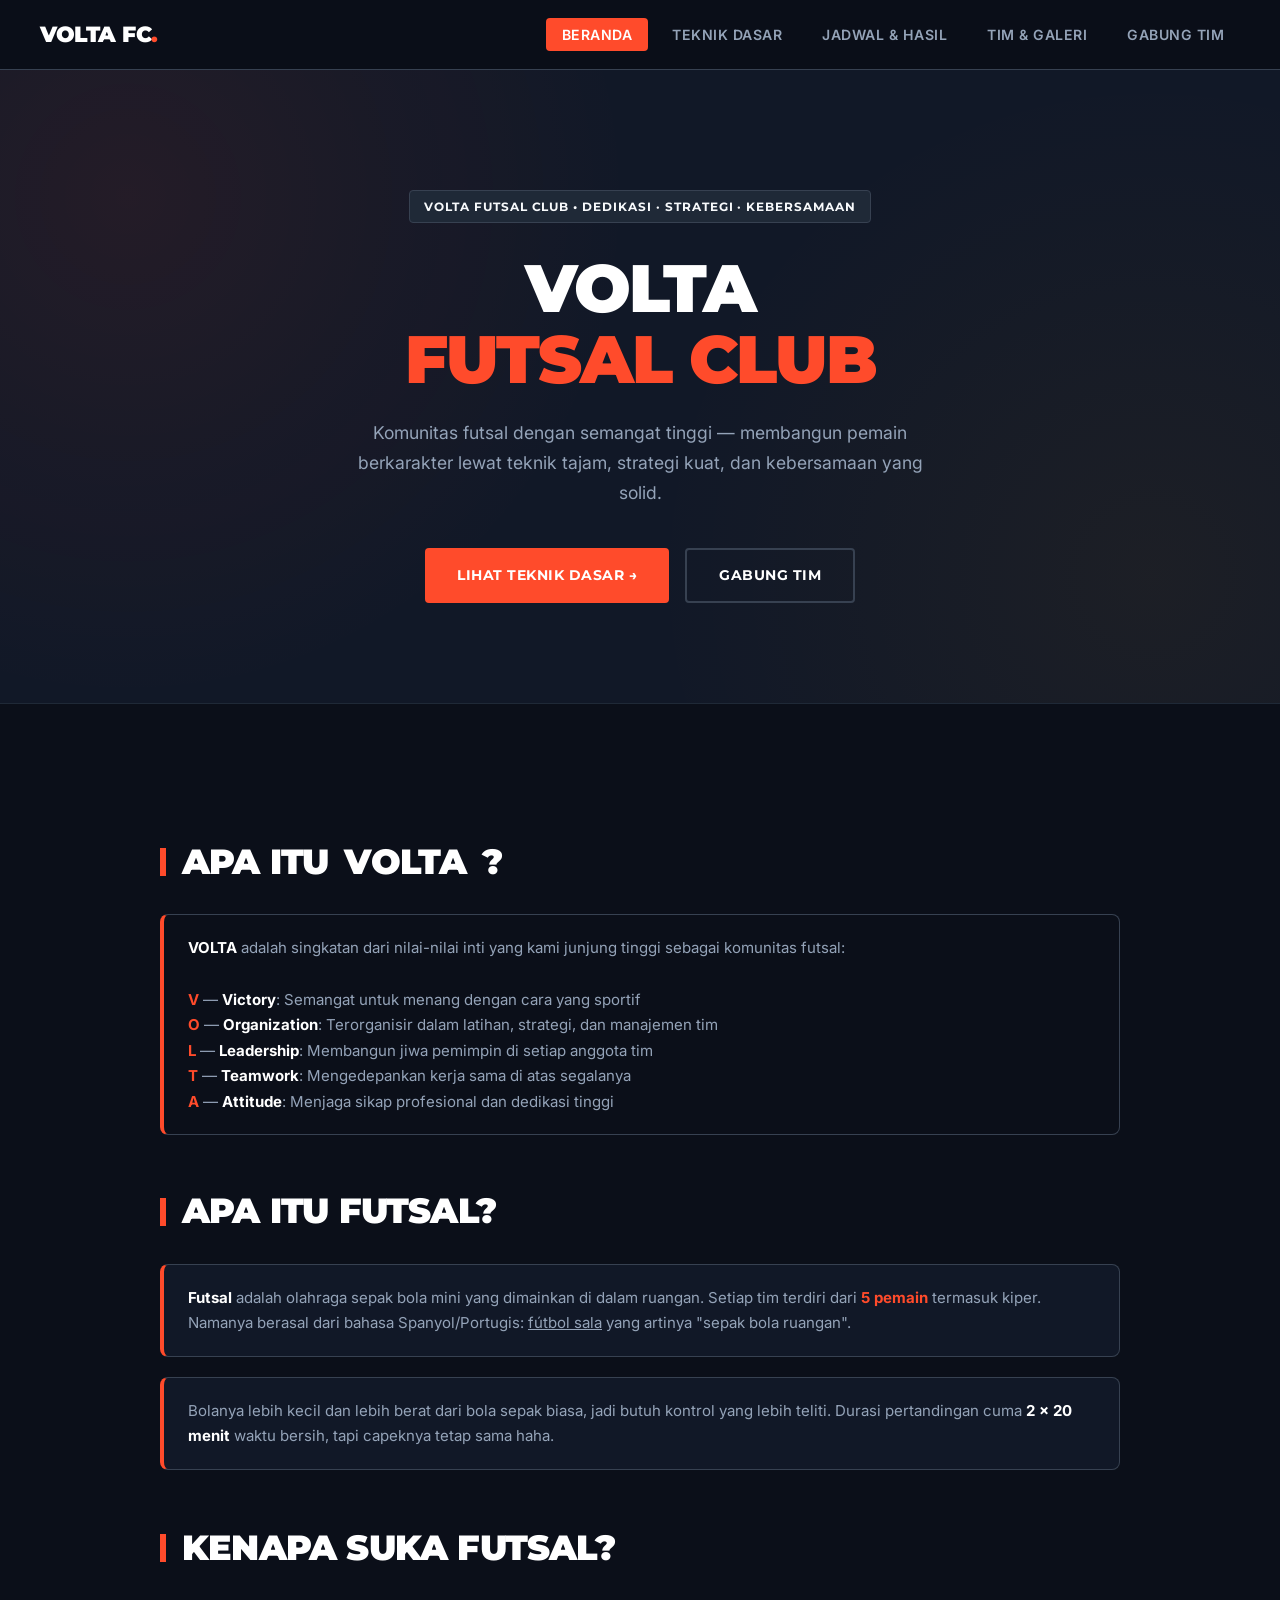
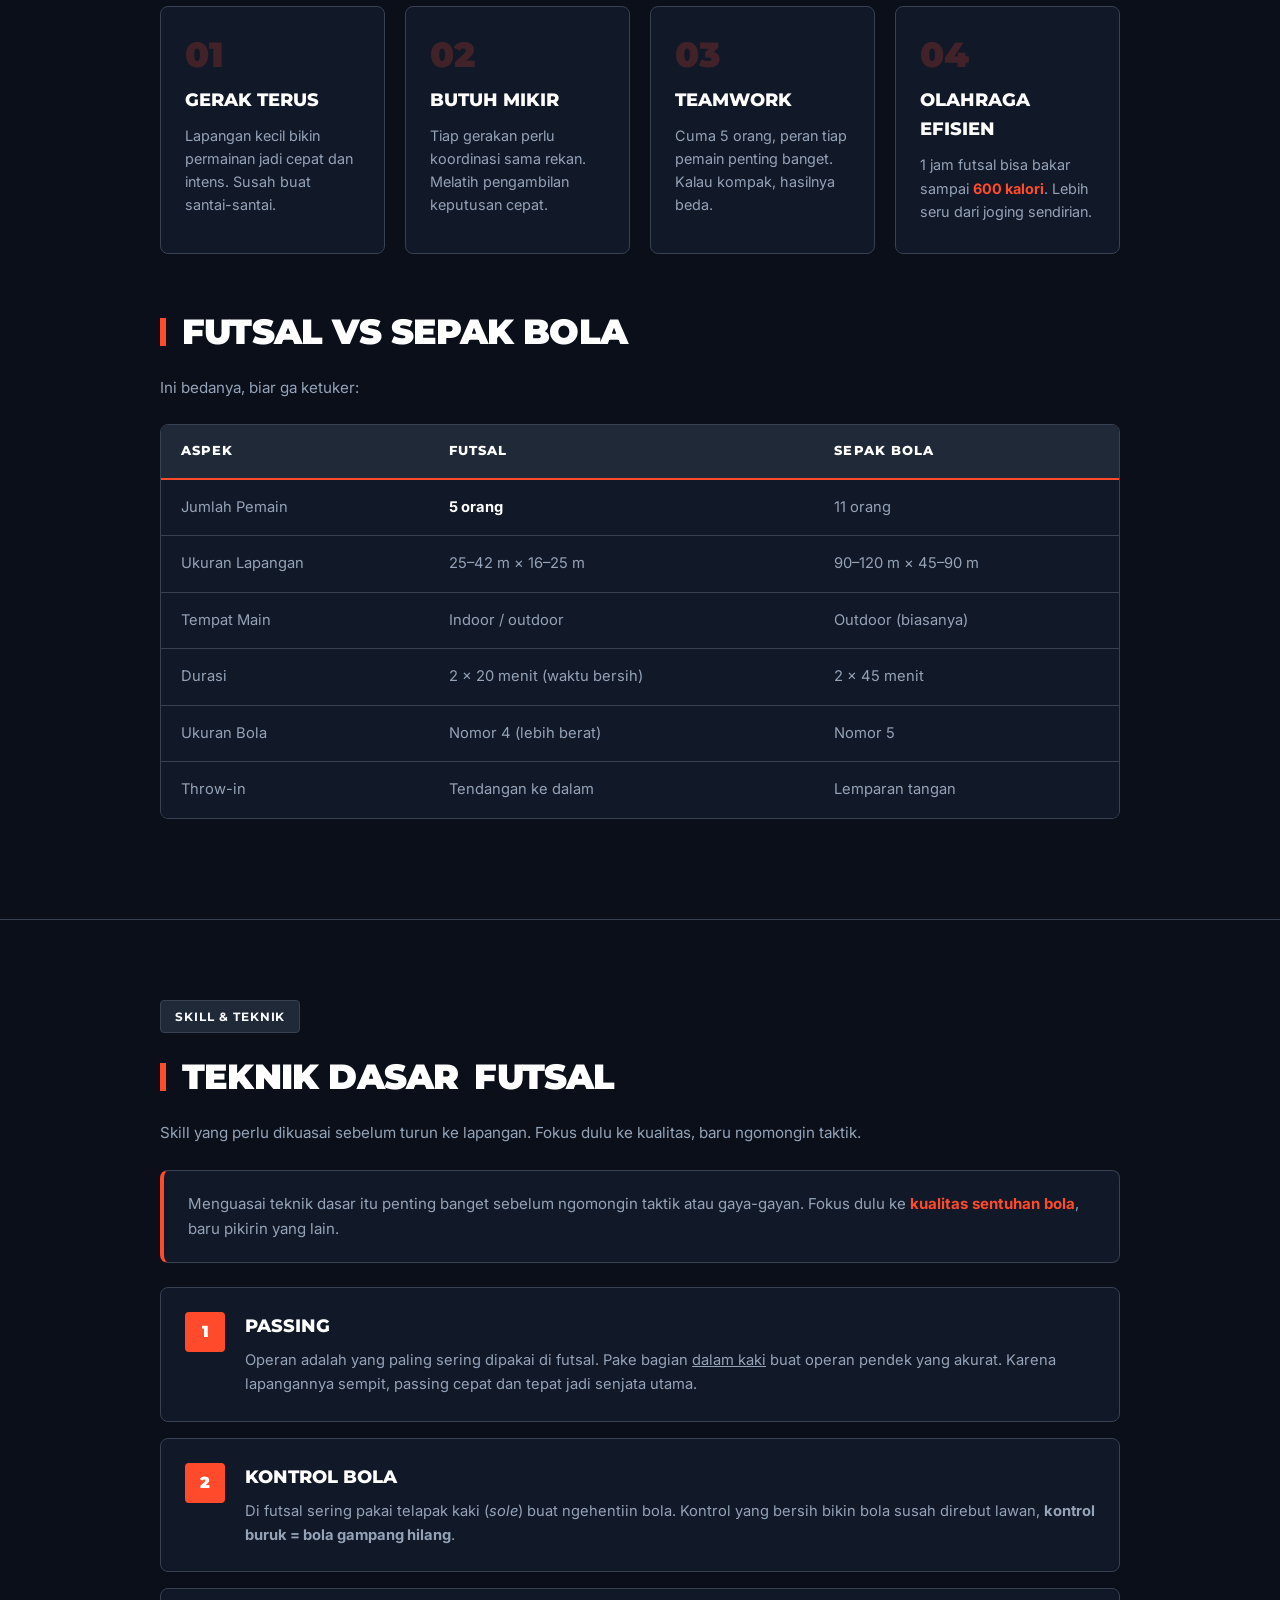
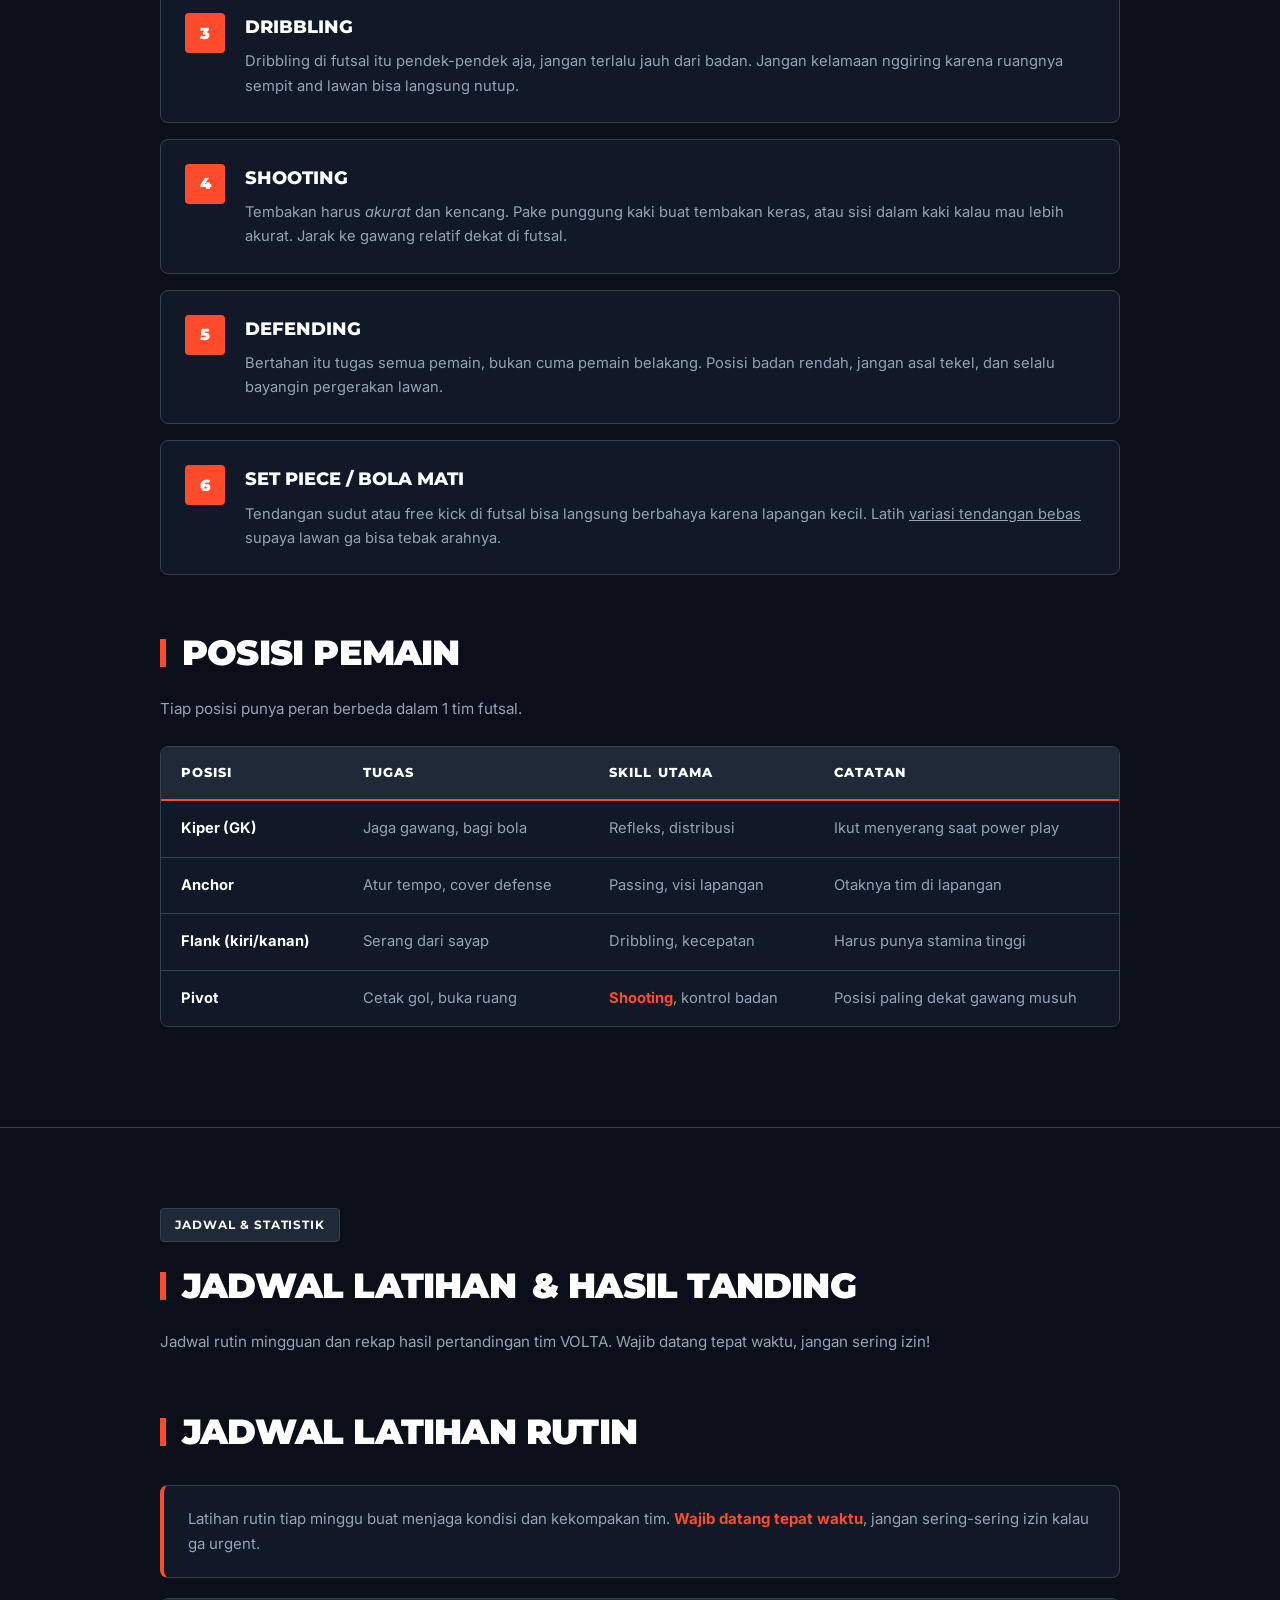
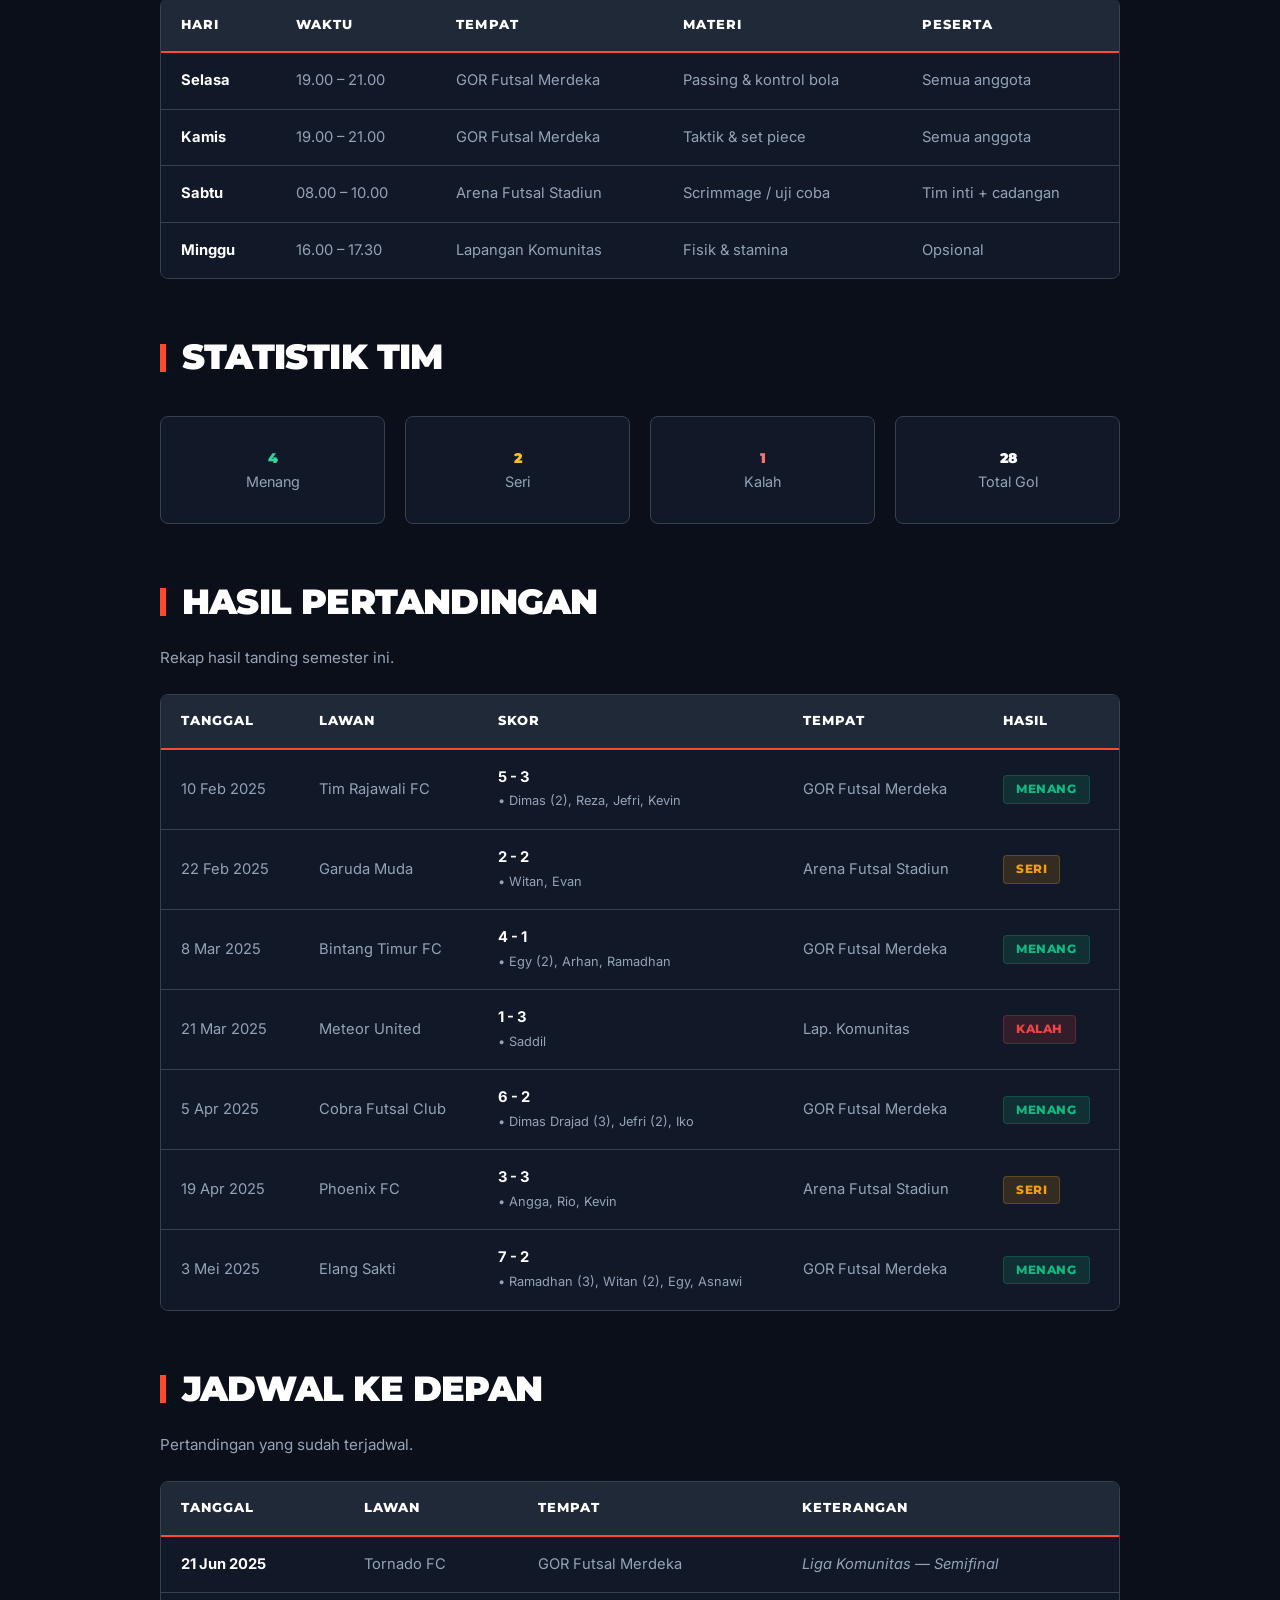
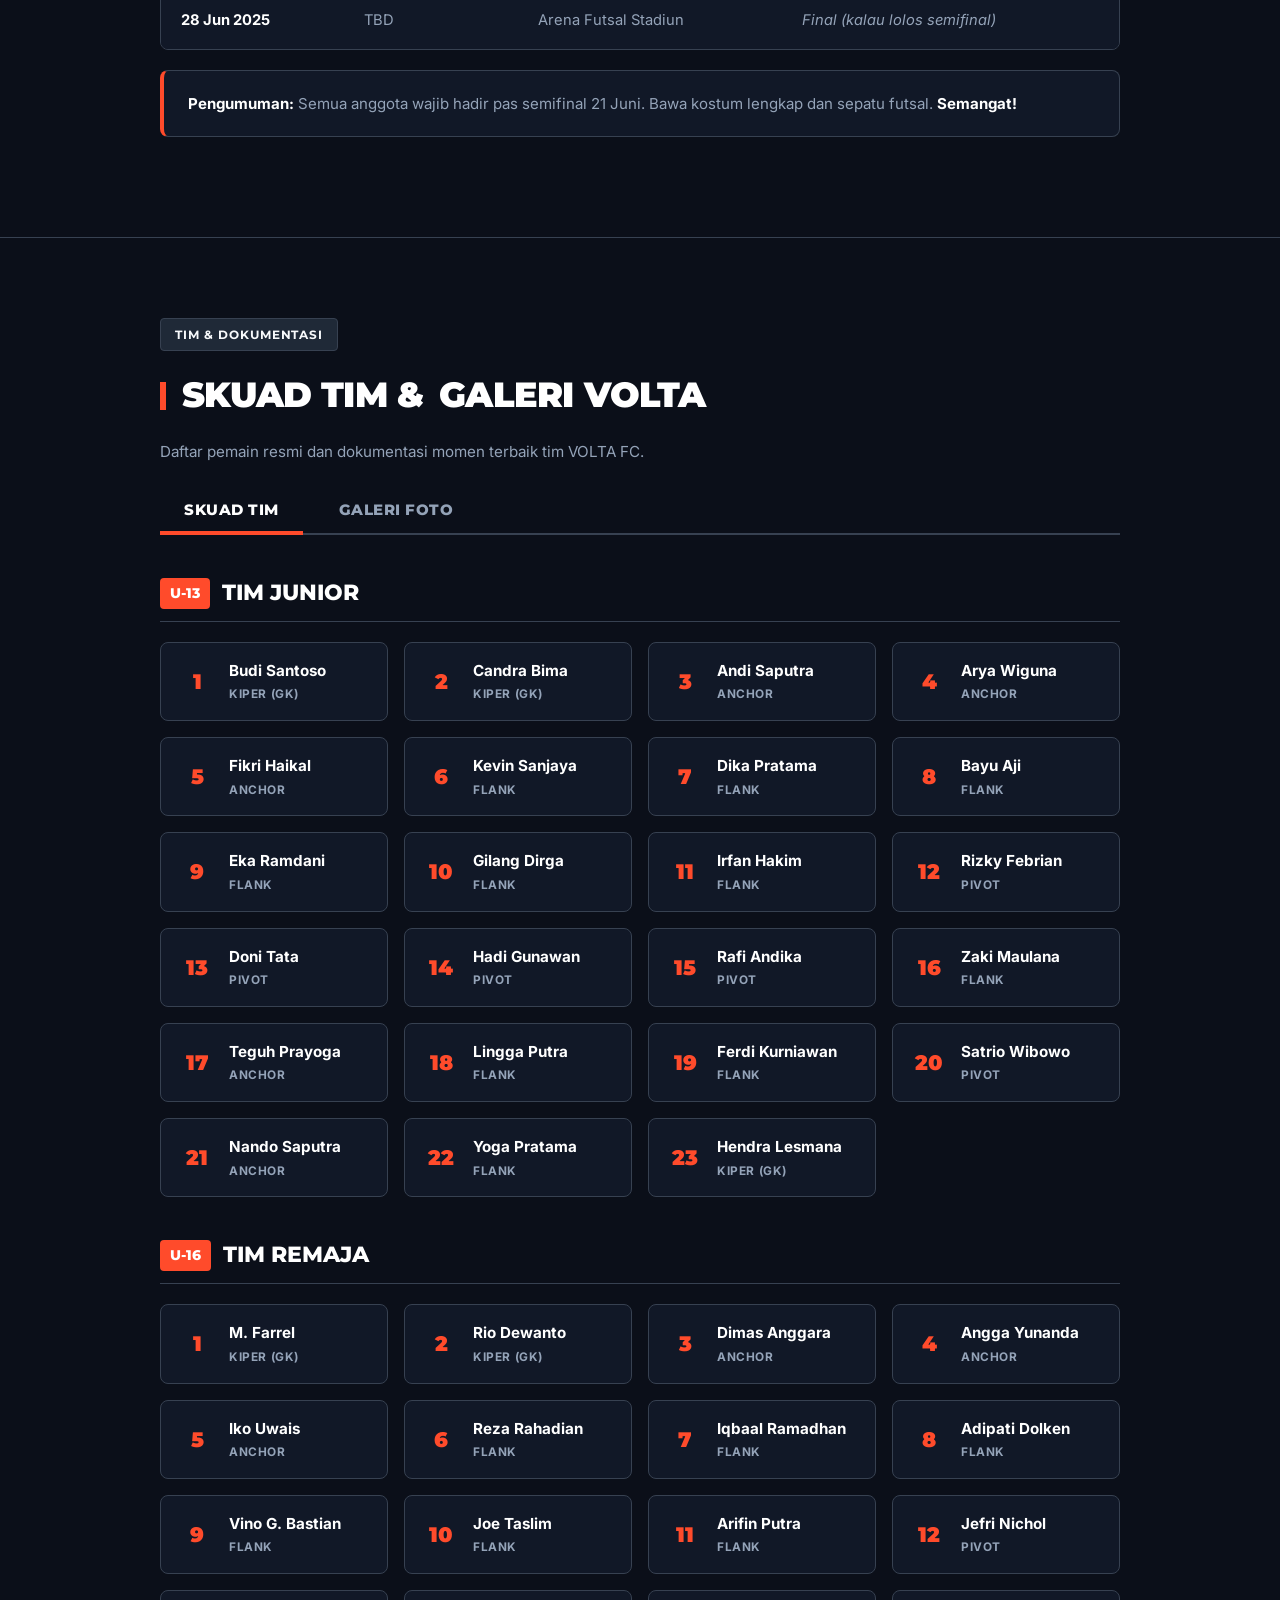
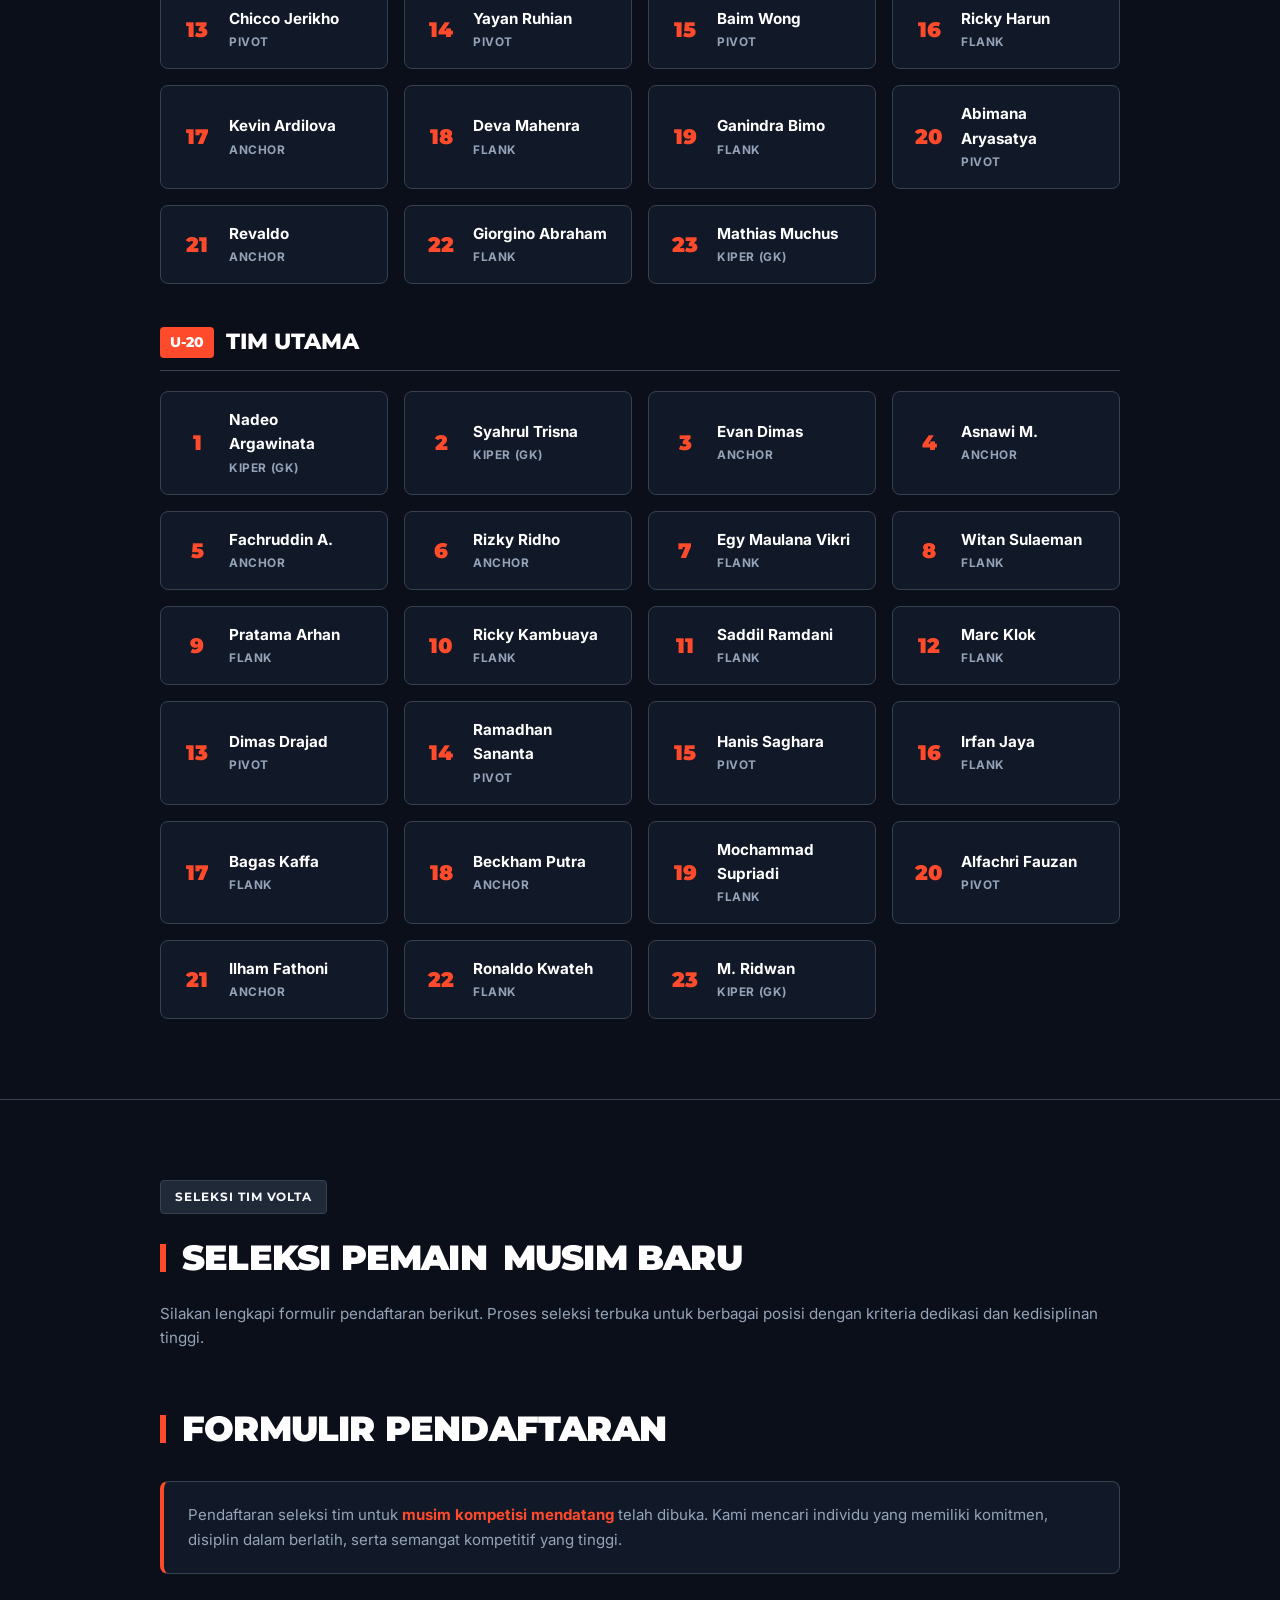
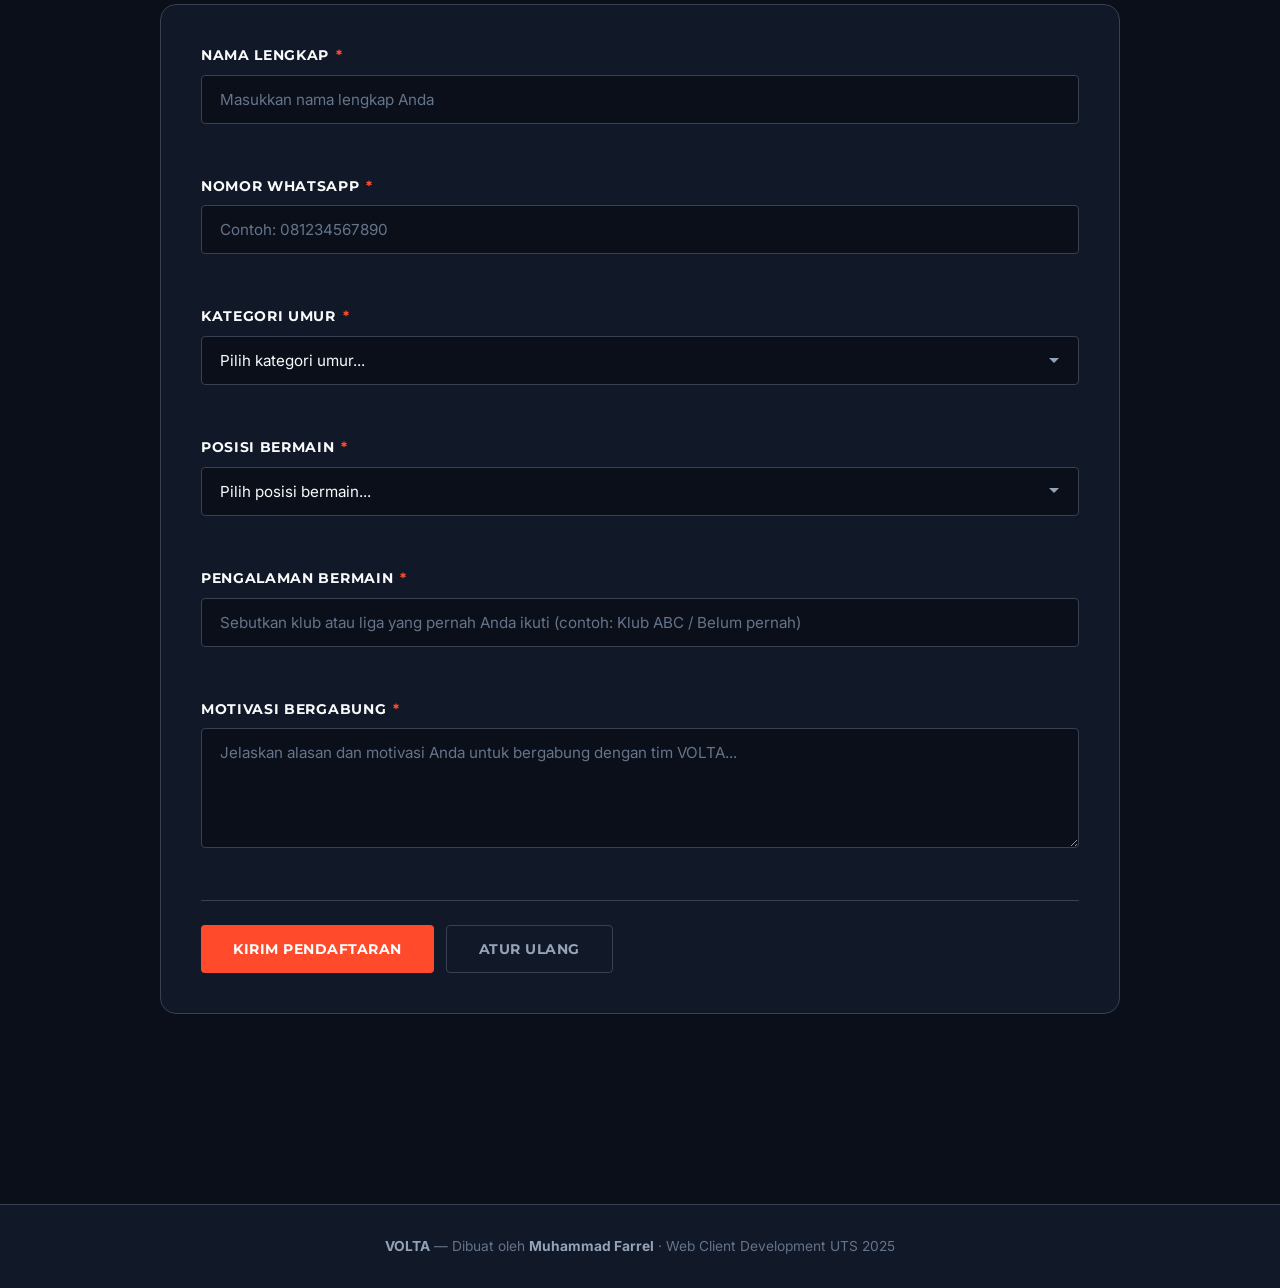
<file: index.html>
<!DOCTYPE html>
<html lang="id">
<head>
  <meta charset="UTF-8" />
  <meta name="viewport" content="width=device-width, initial-scale=1.0" />
  <title>VOLTA — Komunitas Futsal Modern</title>
  <meta name="description" content="VOLTA — komunitas futsal penuh energi. Revolusi cara main futsal: teknik tajam, strategi kuat, satu tim satu tujuan.">
  <link rel="stylesheet" href="style.css" />
</head>
<body>

  <nav id="main-nav">
    <a href="#beranda" class="nav-brand">VOLTA FC</a>
    <ul class="nav-links">
      <li><a href="#beranda" class="active">Beranda</a></li>
      <li><a href="#teknik">Teknik Dasar</a></li>
      <li><a href="#jadwal">Jadwal &amp; Hasil</a></li>
      <li><a href="#tim">Tim &amp; Galeri</a></li>
      <li><a href="#gabung">Gabung Tim</a></li>
    </ul>
  </nav>

  <!-- BERANDA -->
  <span class="section-anchor" id="beranda"></span>
  <div class="hero">
    <div class="hero-inner">
      <div class="hero-badge">VOLTA FUTSAL CLUB &bull; DEDIKASI &middot; STRATEGI &middot; KEBERSAMAAN</div>
      <h1>VOLTA<br><span class="gradient-text">Futsal Club</span></h1>
      <p>Komunitas futsal dengan semangat tinggi — membangun pemain berkarakter lewat teknik tajam, strategi kuat, dan kebersamaan yang solid.</p>
      <div class="hero-actions">
        <a href="#teknik" class="btn">Lihat Teknik Dasar &rarr;</a>
        <a href="#gabung" class="btn-ghost">Gabung Tim</a>
      </div>
    </div>
  </div>

  <div class="section">
    <h2 class="reveal">Apa Itu <span class="gradient-text">VOLTA</span>?</h2>
    <div class="info-box reveal" style="border-left: 4px solid var(--primary); background: linear-gradient(135deg, var(--bg-secondary), var(--bg-card));">
      <strong>VOLTA</strong> adalah singkatan dari nilai-nilai inti yang kami junjung tinggi sebagai komunitas futsal:
      <br><br>
      <span class="highlight">V</span> &mdash; <strong>Victory</strong>: Semangat untuk menang dengan cara yang sportif<br>
      <span class="highlight">O</span> &mdash; <strong>Organization</strong>: Terorganisir dalam latihan, strategi, dan manajemen tim<br>
      <span class="highlight">L</span> &mdash; <strong>Leadership</strong>: Membangun jiwa pemimpin di setiap anggota tim<br>
      <span class="highlight">T</span> &mdash; <strong>Teamwork</strong>: Mengedepankan kerja sama di atas segalanya<br>
      <span class="highlight">A</span> &mdash; <strong>Attitude</strong>: Menjaga sikap profesional dan dedikasi tinggi
    </div>
    <h2 class="reveal" style="margin-top: 48px;">Apa Itu Futsal?</h2>
    <div class="info-box reveal">
      <strong>Futsal</strong> adalah olahraga sepak bola mini yang dimainkan di dalam ruangan.
      Setiap tim terdiri dari <span class="highlight">5 pemain</span> termasuk kiper.
      Namanya berasal dari bahasa Spanyol/Portugis: <u>f&uacute;tbol sala</u> yang artinya "sepak bola ruangan".
    </div>
    <div class="info-box reveal">
      Bolanya lebih kecil dan lebih berat dari bola sepak biasa, jadi butuh kontrol yang lebih teliti.
      Durasi pertandingan cuma <strong>2 x 20 menit</strong> waktu bersih, tapi capeknya tetap sama haha.
    </div>
    <h2 class="reveal">Kenapa Suka Futsal?</h2>
    <div class="card-grid reveal-stagger">
      <div class="card"><div class="card-badge-num">01</div><h3>Gerak Terus</h3><p>Lapangan kecil bikin permainan jadi cepat dan intens. Susah buat santai-santai.</p></div>
      <div class="card"><div class="card-badge-num">02</div><h3>Butuh Mikir</h3><p>Tiap gerakan perlu koordinasi sama rekan. Melatih pengambilan keputusan cepat.</p></div>
      <div class="card"><div class="card-badge-num">03</div><h3>Teamwork</h3><p>Cuma 5 orang, peran tiap pemain penting banget. Kalau kompak, hasilnya beda.</p></div>
      <div class="card"><div class="card-badge-num">04</div><h3>Olahraga Efisien</h3><p>1 jam futsal bisa bakar sampai <span class="highlight">600 kalori</span>. Lebih seru dari joging sendirian.</p></div>
    </div>
    <h2 class="reveal">Futsal vs Sepak Bola</h2>
    <p class="form-intro reveal">Ini bedanya, biar ga ketuker:</p>
    <div class="table-wrapper reveal">
      <table>
        <thead><tr><th>Aspek</th><th>Futsal</th><th>Sepak Bola</th></tr></thead>
        <tbody>
          <tr><td>Jumlah Pemain</td><td><strong>5 orang</strong></td><td>11 orang</td></tr>
          <tr><td>Ukuran Lapangan</td><td>25&ndash;42 m &times; 16&ndash;25 m</td><td>90&ndash;120 m &times; 45&ndash;90 m</td></tr>
          <tr><td>Tempat Main</td><td>Indoor / outdoor</td><td>Outdoor (biasanya)</td></tr>
          <tr><td>Durasi</td><td>2 &times; 20 menit (waktu bersih)</td><td>2 &times; 45 menit</td></tr>
          <tr><td>Ukuran Bola</td><td>Nomor 4 (lebih berat)</td><td>Nomor 5</td></tr>
          <tr><td>Throw-in</td><td>Tendangan ke dalam</td><td>Lemparan tangan</td></tr>
        </tbody>
      </table>
    </div>
  </div>

  <!-- TEKNIK DASAR -->
  <hr class="section-divider">
  <span class="section-anchor" id="teknik"></span>
  <div class="section">
    <div class="hero-badge" style="display:inline-flex;margin-bottom:16px;">Skill &amp; Teknik</div>
    <h2 class="reveal" style="margin-top:0;">Teknik Dasar<br><span class="gradient-text">Futsal</span></h2>
    <p class="form-intro reveal">Skill yang perlu dikuasai sebelum turun ke lapangan. Fokus dulu ke kualitas, baru ngomongin taktik.</p>
    <div class="info-box reveal">
      Menguasai teknik dasar itu penting banget sebelum ngomongin taktik atau gaya-gayan.
      Fokus dulu ke <span class="highlight">kualitas sentuhan bola</span>, baru pikirin yang lain.
    </div>
    <div class="teknik-list reveal-stagger">
      <div class="teknik-item"><div class="teknik-number">1</div><div class="teknik-content"><h3>Passing</h3><p>Operan adalah yang paling sering dipakai di futsal. Pake bagian <u>dalam kaki</u> buat operan pendek yang akurat. Karena lapangannya sempit, passing cepat dan tepat jadi senjata utama.</p></div></div>
      <div class="teknik-item"><div class="teknik-number">2</div><div class="teknik-content"><h3>Kontrol Bola</h3><p>Di futsal sering pakai telapak kaki (<em>sole</em>) buat ngehentiin bola. Kontrol yang bersih bikin bola susah direbut lawan, <b>kontrol buruk = bola gampang hilang</b>.</p></div></div>
      <div class="teknik-item"><div class="teknik-number">3</div><div class="teknik-content"><h3>Dribbling</h3><p>Dribbling di futsal itu pendek-pendek aja, jangan terlalu jauh dari badan. Jangan kelamaan nggiring karena ruangnya sempit and lawan bisa langsung nutup.</p></div></div>
      <div class="teknik-item"><div class="teknik-number">4</div><div class="teknik-content"><h3>Shooting</h3><p>Tembakan harus <em>akurat</em> dan kencang. Pake punggung kaki buat tembakan keras, atau sisi dalam kaki kalau mau lebih akurat. Jarak ke gawang relatif dekat di futsal.</p></div></div>
      <div class="teknik-item"><div class="teknik-number">5</div><div class="teknik-content"><h3>Defending</h3><p>Bertahan itu tugas semua pemain, bukan cuma pemain belakang. Posisi badan rendah, jangan asal tekel, dan selalu bayangin pergerakan lawan.</p></div></div>
      <div class="teknik-item"><div class="teknik-number">6</div><div class="teknik-content"><h3>Set Piece / Bola Mati</h3><p>Tendangan sudut atau free kick di futsal bisa langsung berbahaya karena lapangan kecil. Latih <u>variasi tendangan bebas</u> supaya lawan ga bisa tebak arahnya.</p></div></div>
    </div>
    <h2 class="reveal">Posisi Pemain</h2>
    <p class="form-intro reveal">Tiap posisi punya peran berbeda dalam 1 tim futsal.</p>
    <div class="table-wrapper reveal">
      <table>
        <thead><tr><th>Posisi</th><th>Tugas</th><th>Skill Utama</th><th>Catatan</th></tr></thead>
        <tbody>
          <tr><td><strong>Kiper (GK)</strong></td><td>Jaga gawang, bagi bola</td><td>Refleks, distribusi</td><td>Ikut menyerang saat power play</td></tr>
          <tr><td><strong>Anchor</strong></td><td>Atur tempo, cover defense</td><td>Passing, visi lapangan</td><td>Otaknya tim di lapangan</td></tr>
          <tr><td><strong>Flank (kiri/kanan)</strong></td><td>Serang dari sayap</td><td>Dribbling, kecepatan</td><td>Harus punya stamina tinggi</td></tr>
          <tr><td><strong>Pivot</strong></td><td>Cetak gol, buka ruang</td><td><span class="highlight">Shooting</span>, kontrol badan</td><td>Posisi paling dekat gawang musuh</td></tr>
        </tbody>
      </table>
    </div>
  </div>

  <!-- JADWAL & HASIL -->
  <hr class="section-divider">
  <span class="section-anchor" id="jadwal"></span>
  <div class="section">
    <div class="hero-badge" style="display:inline-flex;margin-bottom:16px;">Jadwal &amp; Statistik</div>
    <h2 class="reveal" style="margin-top:0;">Jadwal Latihan<br><span class="gradient-text">&amp; Hasil Tanding</span></h2>
    <p class="form-intro reveal">Jadwal rutin mingguan dan rekap hasil pertandingan tim VOLTA. Wajib datang tepat waktu, jangan sering izin!</p>
    <h2 class="reveal">Jadwal Latihan Rutin</h2>
    <div class="info-box reveal">
      Latihan rutin tiap minggu buat menjaga kondisi dan kekompakan tim.
      <span class="highlight">Wajib datang tepat waktu</span>, jangan sering-sering izin kalau ga urgent.
    </div>
    <div class="table-wrapper reveal">
      <table>
        <thead><tr><th>Hari</th><th>Waktu</th><th>Tempat</th><th>Materi</th><th>Peserta</th></tr></thead>
        <tbody>
          <tr><td><strong>Selasa</strong></td><td>19.00 &ndash; 21.00</td><td>GOR Futsal Merdeka</td><td>Passing &amp; kontrol bola</td><td>Semua anggota</td></tr>
          <tr><td><strong>Kamis</strong></td><td>19.00 &ndash; 21.00</td><td>GOR Futsal Merdeka</td><td>Taktik &amp; set piece</td><td>Semua anggota</td></tr>
          <tr><td><strong>Sabtu</strong></td><td>08.00 &ndash; 10.00</td><td>Arena Futsal Stadiun</td><td>Scrimmage / uji coba</td><td>Tim inti + cadangan</td></tr>
          <tr><td><strong>Minggu</strong></td><td>16.00 &ndash; 17.30</td><td>Lapangan Komunitas</td><td>Fisik &amp; stamina</td><td>Opsional</td></tr>
        </tbody>
      </table>
    </div>
    <h2 class="reveal">Statistik Tim</h2>
    <div class="card-grid reveal-stagger">
      <div class="card" style="text-align:center;"><p class="stat-number" style="color:#34d399;">4</p><p>Menang</p></div>
      <div class="card" style="text-align:center;"><p class="stat-number" style="color:#fbbf24;">2</p><p>Seri</p></div>
      <div class="card" style="text-align:center;"><p class="stat-number" style="color:#f87171;">1</p><p>Kalah</p></div>
      <div class="card" style="text-align:center;"><p class="stat-number" style="color:var(--blue-light);">28</p><p>Total Gol</p></div>
    </div>
    <h2 class="reveal">Hasil Pertandingan</h2>
    <p class="form-intro reveal">Rekap hasil tanding semester ini.</p>
    <div class="table-wrapper reveal">
      <table>
        <thead><tr><th>Tanggal</th><th>Lawan</th><th>Skor</th><th>Tempat</th><th>Hasil</th></tr></thead>
        <tbody>
          <tr><td>10 Feb 2025</td><td>Tim Rajawali FC</td><td><strong>5 - 3</strong><br><span style="font-size:0.8rem;color:var(--text3);">&bull; Dimas (2), Reza, Jefri, Kevin</span></td><td>GOR Futsal Merdeka</td><td><span class="badge badge-menang">Menang</span></td></tr>
          <tr><td>22 Feb 2025</td><td>Garuda Muda</td><td><strong>2 - 2</strong><br><span style="font-size:0.8rem;color:var(--text3);">&bull; Witan, Evan</span></td><td>Arena Futsal Stadiun</td><td><span class="badge badge-seri">Seri</span></td></tr>
          <tr><td>8 Mar 2025</td><td>Bintang Timur FC</td><td><strong>4 - 1</strong><br><span style="font-size:0.8rem;color:var(--text3);">&bull; Egy (2), Arhan, Ramadhan</span></td><td>GOR Futsal Merdeka</td><td><span class="badge badge-menang">Menang</span></td></tr>
          <tr><td>21 Mar 2025</td><td>Meteor United</td><td><strong>1 - 3</strong><br><span style="font-size:0.8rem;color:var(--text3);">&bull; Saddil</span></td><td>Lap. Komunitas</td><td><span class="badge badge-kalah">Kalah</span></td></tr>
          <tr><td>5 Apr 2025</td><td>Cobra Futsal Club</td><td><strong>6 - 2</strong><br><span style="font-size:0.8rem;color:var(--text3);">&bull; Dimas Drajad (3), Jefri (2), Iko</span></td><td>GOR Futsal Merdeka</td><td><span class="badge badge-menang">Menang</span></td></tr>
          <tr><td>19 Apr 2025</td><td>Phoenix FC</td><td><strong>3 - 3</strong><br><span style="font-size:0.8rem;color:var(--text3);">&bull; Angga, Rio, Kevin</span></td><td>Arena Futsal Stadiun</td><td><span class="badge badge-seri">Seri</span></td></tr>
          <tr><td>3 Mei 2025</td><td>Elang Sakti</td><td><strong>7 - 2</strong><br><span style="font-size:0.8rem;color:var(--text3);">&bull; Ramadhan (3), Witan (2), Egy, Asnawi</span></td><td>GOR Futsal Merdeka</td><td><span class="badge badge-menang">Menang</span></td></tr>
        </tbody>
      </table>
    </div>
    <h2 class="reveal">Jadwal ke Depan</h2>
    <p class="form-intro reveal">Pertandingan yang sudah terjadwal.</p>
    <div class="table-wrapper reveal">
      <table>
        <thead><tr><th>Tanggal</th><th>Lawan</th><th>Tempat</th><th>Keterangan</th></tr></thead>
        <tbody>
          <tr><td><strong>21 Jun 2025</strong></td><td>Tornado FC</td><td>GOR Futsal Merdeka</td><td><em>Liga Komunitas &mdash; Semifinal</em></td></tr>
          <tr><td><strong>28 Jun 2025</strong></td><td>TBD</td><td>Arena Futsal Stadiun</td><td><em>Final (kalau lolos semifinal)</em></td></tr>
        </tbody>
      </table>
    </div>
    <div class="info-box reveal" style="margin-top:20px;">
      <strong>Pengumuman:</strong> Semua anggota wajib hadir pas semifinal 21 Juni.
      Bawa kostum lengkap dan sepatu futsal. <strong>Semangat!</strong>
    </div>
  </div>

  <!-- TIM & GALERI (GABUNGAN) -->
  <hr class="section-divider">
  <span class="section-anchor" id="tim"></span>
  <div class="section">
    <div class="hero-badge" style="display:inline-flex;margin-bottom:16px;">Tim &amp; Dokumentasi</div>
    <h2 class="reveal" style="margin-top:0;">Skuad Tim &amp;<br><span class="gradient-text">Galeri VOLTA</span></h2>
    <p class="form-intro reveal">Daftar pemain resmi dan dokumentasi momen terbaik tim VOLTA FC.</p>

    <div class="tab-nav reveal">
      <button class="tab-btn active" id="tab-skuad" onclick="switchTab('skuad')">Skuad Tim</button>
      <button class="tab-btn" id="tab-galeri" onclick="switchTab('galeri')">Galeri Foto</button>
    </div>

    <!-- SKUAD -->
    <div class="tab-panel active" id="panel-skuad">
      <div class="squad-section reveal">
        <h3 class="squad-title"><span>U-13</span> Tim Junior</h3>
        <div class="player-list reveal-stagger">
          <div class="player-card"><div class="player-num">1</div><div class="player-info"><h4>Budi Santoso</h4><p>Kiper (GK)</p></div></div>
          <div class="player-card"><div class="player-num">2</div><div class="player-info"><h4>Candra Bima</h4><p>Kiper (GK)</p></div></div>
          <div class="player-card"><div class="player-num">3</div><div class="player-info"><h4>Andi Saputra</h4><p>Anchor</p></div></div>
          <div class="player-card"><div class="player-num">4</div><div class="player-info"><h4>Arya Wiguna</h4><p>Anchor</p></div></div>
          <div class="player-card"><div class="player-num">5</div><div class="player-info"><h4>Fikri Haikal</h4><p>Anchor</p></div></div>
          <div class="player-card"><div class="player-num">6</div><div class="player-info"><h4>Kevin Sanjaya</h4><p>Flank</p></div></div>
          <div class="player-card"><div class="player-num">7</div><div class="player-info"><h4>Dika Pratama</h4><p>Flank</p></div></div>
          <div class="player-card"><div class="player-num">8</div><div class="player-info"><h4>Bayu Aji</h4><p>Flank</p></div></div>
          <div class="player-card"><div class="player-num">9</div><div class="player-info"><h4>Eka Ramdani</h4><p>Flank</p></div></div>
          <div class="player-card"><div class="player-num">10</div><div class="player-info"><h4>Gilang Dirga</h4><p>Flank</p></div></div>
          <div class="player-card"><div class="player-num">11</div><div class="player-info"><h4>Irfan Hakim</h4><p>Flank</p></div></div>
          <div class="player-card"><div class="player-num">12</div><div class="player-info"><h4>Rizky Febrian</h4><p>Pivot</p></div></div>
          <div class="player-card"><div class="player-num">13</div><div class="player-info"><h4>Doni Tata</h4><p>Pivot</p></div></div>
          <div class="player-card"><div class="player-num">14</div><div class="player-info"><h4>Hadi Gunawan</h4><p>Pivot</p></div></div>
          <div class="player-card"><div class="player-num">15</div><div class="player-info"><h4>Rafi Andika</h4><p>Pivot</p></div></div>
          <div class="player-card"><div class="player-num">16</div><div class="player-info"><h4>Zaki Maulana</h4><p>Flank</p></div></div>
          <div class="player-card"><div class="player-num">17</div><div class="player-info"><h4>Teguh Prayoga</h4><p>Anchor</p></div></div>
          <div class="player-card"><div class="player-num">18</div><div class="player-info"><h4>Lingga Putra</h4><p>Flank</p></div></div>
          <div class="player-card"><div class="player-num">19</div><div class="player-info"><h4>Ferdi Kurniawan</h4><p>Flank</p></div></div>
          <div class="player-card"><div class="player-num">20</div><div class="player-info"><h4>Satrio Wibowo</h4><p>Pivot</p></div></div>
          <div class="player-card"><div class="player-num">21</div><div class="player-info"><h4>Nando Saputra</h4><p>Anchor</p></div></div>
          <div class="player-card"><div class="player-num">22</div><div class="player-info"><h4>Yoga Pratama</h4><p>Flank</p></div></div>
          <div class="player-card"><div class="player-num">23</div><div class="player-info"><h4>Hendra Lesmana</h4><p>Kiper (GK)</p></div></div>
        </div>
      </div>
      <div class="squad-section reveal">
        <h3 class="squad-title"><span>U-16</span> Tim Remaja</h3>
        <div class="player-list reveal-stagger">
          <div class="player-card"><div class="player-num">1</div><div class="player-info"><h4>M. Farrel</h4><p>Kiper (GK)</p></div></div>
          <div class="player-card"><div class="player-num">2</div><div class="player-info"><h4>Rio Dewanto</h4><p>Kiper (GK)</p></div></div>
          <div class="player-card"><div class="player-num">3</div><div class="player-info"><h4>Dimas Anggara</h4><p>Anchor</p></div></div>
          <div class="player-card"><div class="player-num">4</div><div class="player-info"><h4>Angga Yunanda</h4><p>Anchor</p></div></div>
          <div class="player-card"><div class="player-num">5</div><div class="player-info"><h4>Iko Uwais</h4><p>Anchor</p></div></div>
          <div class="player-card"><div class="player-num">6</div><div class="player-info"><h4>Reza Rahadian</h4><p>Flank</p></div></div>
          <div class="player-card"><div class="player-num">7</div><div class="player-info"><h4>Iqbaal Ramadhan</h4><p>Flank</p></div></div>
          <div class="player-card"><div class="player-num">8</div><div class="player-info"><h4>Adipati Dolken</h4><p>Flank</p></div></div>
          <div class="player-card"><div class="player-num">9</div><div class="player-info"><h4>Vino G. Bastian</h4><p>Flank</p></div></div>
          <div class="player-card"><div class="player-num">10</div><div class="player-info"><h4>Joe Taslim</h4><p>Flank</p></div></div>
          <div class="player-card"><div class="player-num">11</div><div class="player-info"><h4>Arifin Putra</h4><p>Flank</p></div></div>
          <div class="player-card"><div class="player-num">12</div><div class="player-info"><h4>Jefri Nichol</h4><p>Pivot</p></div></div>
          <div class="player-card"><div class="player-num">13</div><div class="player-info"><h4>Chicco Jerikho</h4><p>Pivot</p></div></div>
          <div class="player-card"><div class="player-num">14</div><div class="player-info"><h4>Yayan Ruhian</h4><p>Pivot</p></div></div>
          <div class="player-card"><div class="player-num">15</div><div class="player-info"><h4>Baim Wong</h4><p>Pivot</p></div></div>
          <div class="player-card"><div class="player-num">16</div><div class="player-info"><h4>Ricky Harun</h4><p>Flank</p></div></div>
          <div class="player-card"><div class="player-num">17</div><div class="player-info"><h4>Kevin Ardilova</h4><p>Anchor</p></div></div>
          <div class="player-card"><div class="player-num">18</div><div class="player-info"><h4>Deva Mahenra</h4><p>Flank</p></div></div>
          <div class="player-card"><div class="player-num">19</div><div class="player-info"><h4>Ganindra Bimo</h4><p>Flank</p></div></div>
          <div class="player-card"><div class="player-num">20</div><div class="player-info"><h4>Abimana Aryasatya</h4><p>Pivot</p></div></div>
          <div class="player-card"><div class="player-num">21</div><div class="player-info"><h4>Revaldo</h4><p>Anchor</p></div></div>
          <div class="player-card"><div class="player-num">22</div><div class="player-info"><h4>Giorgino Abraham</h4><p>Flank</p></div></div>
          <div class="player-card"><div class="player-num">23</div><div class="player-info"><h4>Mathias Muchus</h4><p>Kiper (GK)</p></div></div>
        </div>
      </div>
      <div class="squad-section reveal">
        <h3 class="squad-title"><span>U-20</span> Tim Utama</h3>
        <div class="player-list reveal-stagger">
          <div class="player-card"><div class="player-num">1</div><div class="player-info"><h4>Nadeo Argawinata</h4><p>Kiper (GK)</p></div></div>
          <div class="player-card"><div class="player-num">2</div><div class="player-info"><h4>Syahrul Trisna</h4><p>Kiper (GK)</p></div></div>
          <div class="player-card"><div class="player-num">3</div><div class="player-info"><h4>Evan Dimas</h4><p>Anchor</p></div></div>
          <div class="player-card"><div class="player-num">4</div><div class="player-info"><h4>Asnawi M.</h4><p>Anchor</p></div></div>
          <div class="player-card"><div class="player-num">5</div><div class="player-info"><h4>Fachruddin A.</h4><p>Anchor</p></div></div>
          <div class="player-card"><div class="player-num">6</div><div class="player-info"><h4>Rizky Ridho</h4><p>Anchor</p></div></div>
          <div class="player-card"><div class="player-num">7</div><div class="player-info"><h4>Egy Maulana Vikri</h4><p>Flank</p></div></div>
          <div class="player-card"><div class="player-num">8</div><div class="player-info"><h4>Witan Sulaeman</h4><p>Flank</p></div></div>
          <div class="player-card"><div class="player-num">9</div><div class="player-info"><h4>Pratama Arhan</h4><p>Flank</p></div></div>
          <div class="player-card"><div class="player-num">10</div><div class="player-info"><h4>Ricky Kambuaya</h4><p>Flank</p></div></div>
          <div class="player-card"><div class="player-num">11</div><div class="player-info"><h4>Saddil Ramdani</h4><p>Flank</p></div></div>
          <div class="player-card"><div class="player-num">12</div><div class="player-info"><h4>Marc Klok</h4><p>Flank</p></div></div>
          <div class="player-card"><div class="player-num">13</div><div class="player-info"><h4>Dimas Drajad</h4><p>Pivot</p></div></div>
          <div class="player-card"><div class="player-num">14</div><div class="player-info"><h4>Ramadhan Sananta</h4><p>Pivot</p></div></div>
          <div class="player-card"><div class="player-num">15</div><div class="player-info"><h4>Hanis Saghara</h4><p>Pivot</p></div></div>
          <div class="player-card"><div class="player-num">16</div><div class="player-info"><h4>Irfan Jaya</h4><p>Flank</p></div></div>
          <div class="player-card"><div class="player-num">17</div><div class="player-info"><h4>Bagas Kaffa</h4><p>Flank</p></div></div>
          <div class="player-card"><div class="player-num">18</div><div class="player-info"><h4>Beckham Putra</h4><p>Anchor</p></div></div>
          <div class="player-card"><div class="player-num">19</div><div class="player-info"><h4>Mochammad Supriadi</h4><p>Flank</p></div></div>
          <div class="player-card"><div class="player-num">20</div><div class="player-info"><h4>Alfachri Fauzan</h4><p>Pivot</p></div></div>
          <div class="player-card"><div class="player-num">21</div><div class="player-info"><h4>Ilham Fathoni</h4><p>Anchor</p></div></div>
          <div class="player-card"><div class="player-num">22</div><div class="player-info"><h4>Ronaldo Kwateh</h4><p>Flank</p></div></div>
          <div class="player-card"><div class="player-num">23</div><div class="player-info"><h4>M. Ridwan</h4><p>Kiper (GK)</p></div></div>
        </div>
      </div>
    </div>

    <!-- GALERI -->
    <div class="tab-panel" id="panel-galeri">
      <div class="info-box reveal">
        Futsal bukan cuma soal menang kalah, tapi juga soal memori dan kebersamaan.
        Berikut beberapa dokumentasi aksi VOLTA FC musim ini.
      </div>
      <div class="gallery-grid reveal-stagger">
        <div class="gallery-item"><img src="img/galeri_1.jpg" alt="Skuad VOLTA FC" /><div class="gallery-overlay"><h3>Skuad VOLTA FC</h3><p>Persiapan Latihan</p></div></div>
        <div class="gallery-item"><img src="img/galeri_2.jpg" alt="Kebersamaan Tim" /><div class="gallery-overlay"><h3>Kebersamaan Tim</h3><p>Foto Bersama Anggota</p></div></div>
        <div class="gallery-item"><img src="img/galeri_3.jpg" alt="Kekompakan Lapangan" /><div class="gallery-overlay"><h3>Kekompakan Lapangan</h3><p>Fokus &amp; Konsistensi</p></div></div>
        <div class="gallery-item"><img src="img/galeri_4.jpg" alt="Momen Pertandingan" /><div class="gallery-overlay"><h3>Momen Pertandingan</h3><p>Solidaritas di Lapangan</p></div></div>
      </div>
    </div>
  </div>

  <!-- GABUNG TIM -->
  <hr class="section-divider">
  <span class="section-anchor" id="gabung"></span>
  <div class="section">
    <div class="hero-badge" style="display:inline-flex;margin-bottom:16px;">Seleksi Tim VOLTA</div>
    <h2 class="reveal" style="margin-top:0;">Seleksi Pemain<br><span class="gradient-text">Musim Baru</span></h2>
    <p class="form-intro reveal">Silakan lengkapi formulir pendaftaran berikut. Proses seleksi terbuka untuk berbagai posisi dengan kriteria dedikasi dan kedisiplinan tinggi.</p>
    <h2 class="reveal">Formulir Pendaftaran</h2>
    <div class="info-box reveal">
      Pendaftaran seleksi tim untuk <span class="highlight">musim kompetisi mendatang</span> telah dibuka.
      Kami mencari individu yang memiliki komitmen, disiplin dalam berlatih, serta semangat kompetitif yang tinggi.
    </div>
    <form id="form-daftar" class="form-daftar reveal" novalidate>
      <div class="form-group">
        <label for="nama">Nama Lengkap <span class="required-mark">*</span></label>
        <input type="text" id="nama" name="nama" placeholder="Masukkan nama lengkap Anda" minlength="3" maxlength="60" />
        <span class="error-msg" id="error-nama"></span>
      </div>
      <div class="form-group">
        <label for="noHp">Nomor WhatsApp <span class="required-mark">*</span></label>
        <input type="tel" id="noHp" name="noHp" placeholder="Contoh: 081234567890" pattern="^08[0-9]{8,11}$" />
        <span class="error-msg" id="error-noHp"></span>
      </div>
      <div class="form-group">
        <label for="kategori">Kategori Umur <span class="required-mark">*</span></label>
        <select id="kategori" name="kategori">
          <option value="">Pilih kategori umur...</option>
          <option value="U-13 (Junior)">U-13 (Junior)</option>
          <option value="U-16 (Remaja)">U-16 (Remaja)</option>
          <option value="U-20 (Utama)">U-20 (Utama)</option>
        </select>
        <span class="error-msg" id="error-kategori"></span>
      </div>
      <div class="form-group">
        <label for="posisi">Posisi Bermain <span class="required-mark">*</span></label>
        <select id="posisi" name="posisi">
          <option value="">Pilih posisi bermain...</option>
          <option value="Kiper (GK)">Kiper (GK)</option>
          <option value="Anchor">Anchor</option>
          <option value="Flank Kiri">Flank Kiri</option>
          <option value="Flank Kanan">Flank Kanan</option>
          <option value="Pivot">Pivot</option>
          <option value="Fleksibel">Fleksibel (All-round)</option>
        </select>
        <span class="error-msg" id="error-posisi"></span>
      </div>
      <div class="form-group">
        <label for="pengalaman">Pengalaman Bermain <span class="required-mark">*</span></label>
        <input type="text" id="pengalaman" name="pengalaman" placeholder="Sebutkan klub atau liga yang pernah Anda ikuti (contoh: Klub ABC / Belum pernah)" />
        <span class="error-msg" id="error-pengalaman"></span>
      </div>
      <div class="form-group">
        <label for="motivasi">Motivasi Bergabung <span class="required-mark">*</span></label>
        <textarea id="motivasi" name="motivasi" rows="4" placeholder="Jelaskan alasan dan motivasi Anda untuk bergabung dengan tim VOLTA..." minlength="10" maxlength="400"></textarea>
        <span class="error-msg" id="error-motivasi"></span>
      </div>
      <div class="form-actions">
        <button type="submit" id="btn-submit" class="btn-form">Kirim Pendaftaran</button>
        <button type="button" id="btn-reset" class="btn-form btn-form-secondary">Atur Ulang</button>
      </div>
    </form>
    <div id="sukses-msg" class="sukses-box" style="display:none;">
      <strong>Pendaftaran Berhasil!</strong><br>
      Data Anda telah kami terima. Tim kami akan segera menghubungi Anda melalui WhatsApp untuk informasi jadwal seleksi.
      Silakan cek <a href="#jadwal">Jadwal &amp; Hasil</a> untuk informasi terkini.
    </div>
    <div id="data-tersimpan-wrapper" style="display:none;">
      <h2>Data Pendaftaran Anda</h2>
      <p class="form-intro">Data pendaftaran ini tersimpan secara lokal pada peramban Anda.</p>
      <div class="info-box" id="data-tersimpan-isi"></div>
      <button type="button" id="btn-hapus" class="btn-form btn-form-danger" style="margin-top:12px;">Hapus Data Pendaftaran</button>
    </div>
  </div>

  <footer>
    <p><strong>VOLTA</strong> &mdash; Dibuat oleh <strong>Muhammad Farrel</strong> &middot; Web Client Development UTS 2025</p>
  </footer>

  <script>
    // SCROLL REVEAL
    const observer = new IntersectionObserver((entries) => {
      entries.forEach(e => {
        if (e.isIntersecting) { e.target.classList.add('visible'); observer.unobserve(e.target); }
      });
    }, { threshold: 0.1 });
    document.querySelectorAll('.reveal, .reveal-stagger').forEach(el => observer.observe(el));

    // ACTIVE NAV ON SCROLL
    const sections = ['beranda','teknik','jadwal','tim','gabung'];
    const navLinks = document.querySelectorAll('.nav-links a');
    window.addEventListener('scroll', () => {
      let current = '';
      sections.forEach(id => {
        const el = document.getElementById(id);
        if (el && window.scrollY >= el.offsetTop - 120) current = id;
      });
      navLinks.forEach(a => {
        a.classList.remove('active');
        if (a.getAttribute('href') === '#' + current) a.classList.add('active');
      });
    });

    // TAB SWITCHER
    function switchTab(tab) {
      document.querySelectorAll('.tab-btn').forEach(b => b.classList.remove('active'));
      document.querySelectorAll('.tab-panel').forEach(p => p.classList.remove('active'));
      document.getElementById('tab-' + tab).classList.add('active');
      document.getElementById('panel-' + tab).classList.add('active');
      document.querySelectorAll('#panel-' + tab + ' .reveal, #panel-' + tab + ' .reveal-stagger')
        .forEach(el => { if (!el.classList.contains('visible')) observer.observe(el); });
    }

    // FORM LOGIC
    const STORAGE_KEY = 'volta_daftar';
    const form = document.getElementById('form-daftar');
    const suksesMsg = document.getElementById('sukses-msg');
    const dataWrapper = document.getElementById('data-tersimpan-wrapper');
    const dataIsi = document.getElementById('data-tersimpan-isi');
    const btnReset = document.getElementById('btn-reset');
    const btnHapus = document.getElementById('btn-hapus');

    function muatDataTersimpan() {
      const raw = localStorage.getItem(STORAGE_KEY);
      if (!raw) return;
      const data = JSON.parse(raw);
      document.getElementById('nama').value = data.nama || '';
      document.getElementById('noHp').value = data.noHp || '';
      document.getElementById('kategori').value = data.kategori || '';
      document.getElementById('posisi').value = data.posisi || '';
      document.getElementById('pengalaman').value = data.pengalaman || '';
      document.getElementById('motivasi').value = data.motivasi || '';
      tampilkanDataTersimpan(data);
    }
    function tampilkanDataTersimpan(data) {
      dataWrapper.style.display = 'block';
      dataIsi.innerHTML =
        '<strong>Nama:</strong> ' + data.nama + '<br>' +
        '<strong>No. HP:</strong> ' + data.noHp + '<br>' +
        '<strong>Kategori Umur:</strong> ' + data.kategori + '<br>' +
        '<strong>Posisi:</strong> ' + data.posisi + '<br>' +
        '<strong>Pengalaman:</strong> ' + data.pengalaman + '<br>' +
        '<strong>Motivasi:</strong> ' + data.motivasi + '<br>' +
        '<strong>Dikirim:</strong> ' + (data.waktu || '-');
    }
    function clearErrors() {
      document.querySelectorAll('.error-msg').forEach(el => el.textContent = '');
      document.querySelectorAll('.form-group input, .form-group select, .form-group textarea').forEach(el => el.classList.remove('input-error'));
    }
    function setError(id, pesan) {
      document.getElementById('error-' + id).textContent = pesan;
      document.getElementById(id).classList.add('input-error');
    }
    function validasiForm() {
      clearErrors();
      let valid = true;
      const nama = document.getElementById('nama').value.trim();
      const noHp = document.getElementById('noHp').value.trim();
      const kategori = document.getElementById('kategori').value;
      const posisi = document.getElementById('posisi').value;
      const pengalaman = document.getElementById('pengalaman').value.trim();
      const motivasi = document.getElementById('motivasi').value.trim();
      if (nama.length < 3) { setError('nama', 'Nama harus terdiri dari minimal 3 karakter.'); valid = false; }
      if (!/^08[0-9]{8,11}$/.test(noHp)) { setError('noHp', 'Format nomor WhatsApp tidak valid. Harap gunakan format awalan 08.'); valid = false; }
      if (!kategori) { setError('kategori', 'Harap pilih kategori umur seleksi Anda.'); valid = false; }
      if (!posisi) { setError('posisi', 'Harap pilih posisi bermain Anda.'); valid = false; }
      if (!pengalaman) { setError('pengalaman', 'Harap isi pengalaman bermain Anda.'); valid = false; }
      if (motivasi.length < 10) { setError('motivasi', 'Motivasi harus diisi minimal 10 karakter.'); valid = false; }
      return valid;
    }
    form.addEventListener('submit', function(e) {
      e.preventDefault();
      if (!validasiForm()) return;
      const data = {
        nama: document.getElementById('nama').value.trim(),
        noHp: document.getElementById('noHp').value.trim(),
        kategori: document.getElementById('kategori').value,
        posisi: document.getElementById('posisi').value,
        pengalaman: document.getElementById('pengalaman').value.trim(),
        motivasi: document.getElementById('motivasi').value.trim(),
        waktu: new Date().toLocaleString('id-ID')
      };
      localStorage.setItem(STORAGE_KEY, JSON.stringify(data));
      suksesMsg.style.display = 'block';
      suksesMsg.scrollIntoView({ behavior: 'smooth', block: 'center' });
      tampilkanDataTersimpan(data);
    });
    btnReset.addEventListener('click', function() { clearErrors(); form.reset(); suksesMsg.style.display = 'none'; });
    btnHapus.addEventListener('click', function() {
      localStorage.removeItem(STORAGE_KEY);
      dataWrapper.style.display = 'none';
      suksesMsg.style.display = 'none';
      form.reset();
      clearErrors();
    });
    muatDataTersimpan();
  </script>
</body>
</html>
</file>
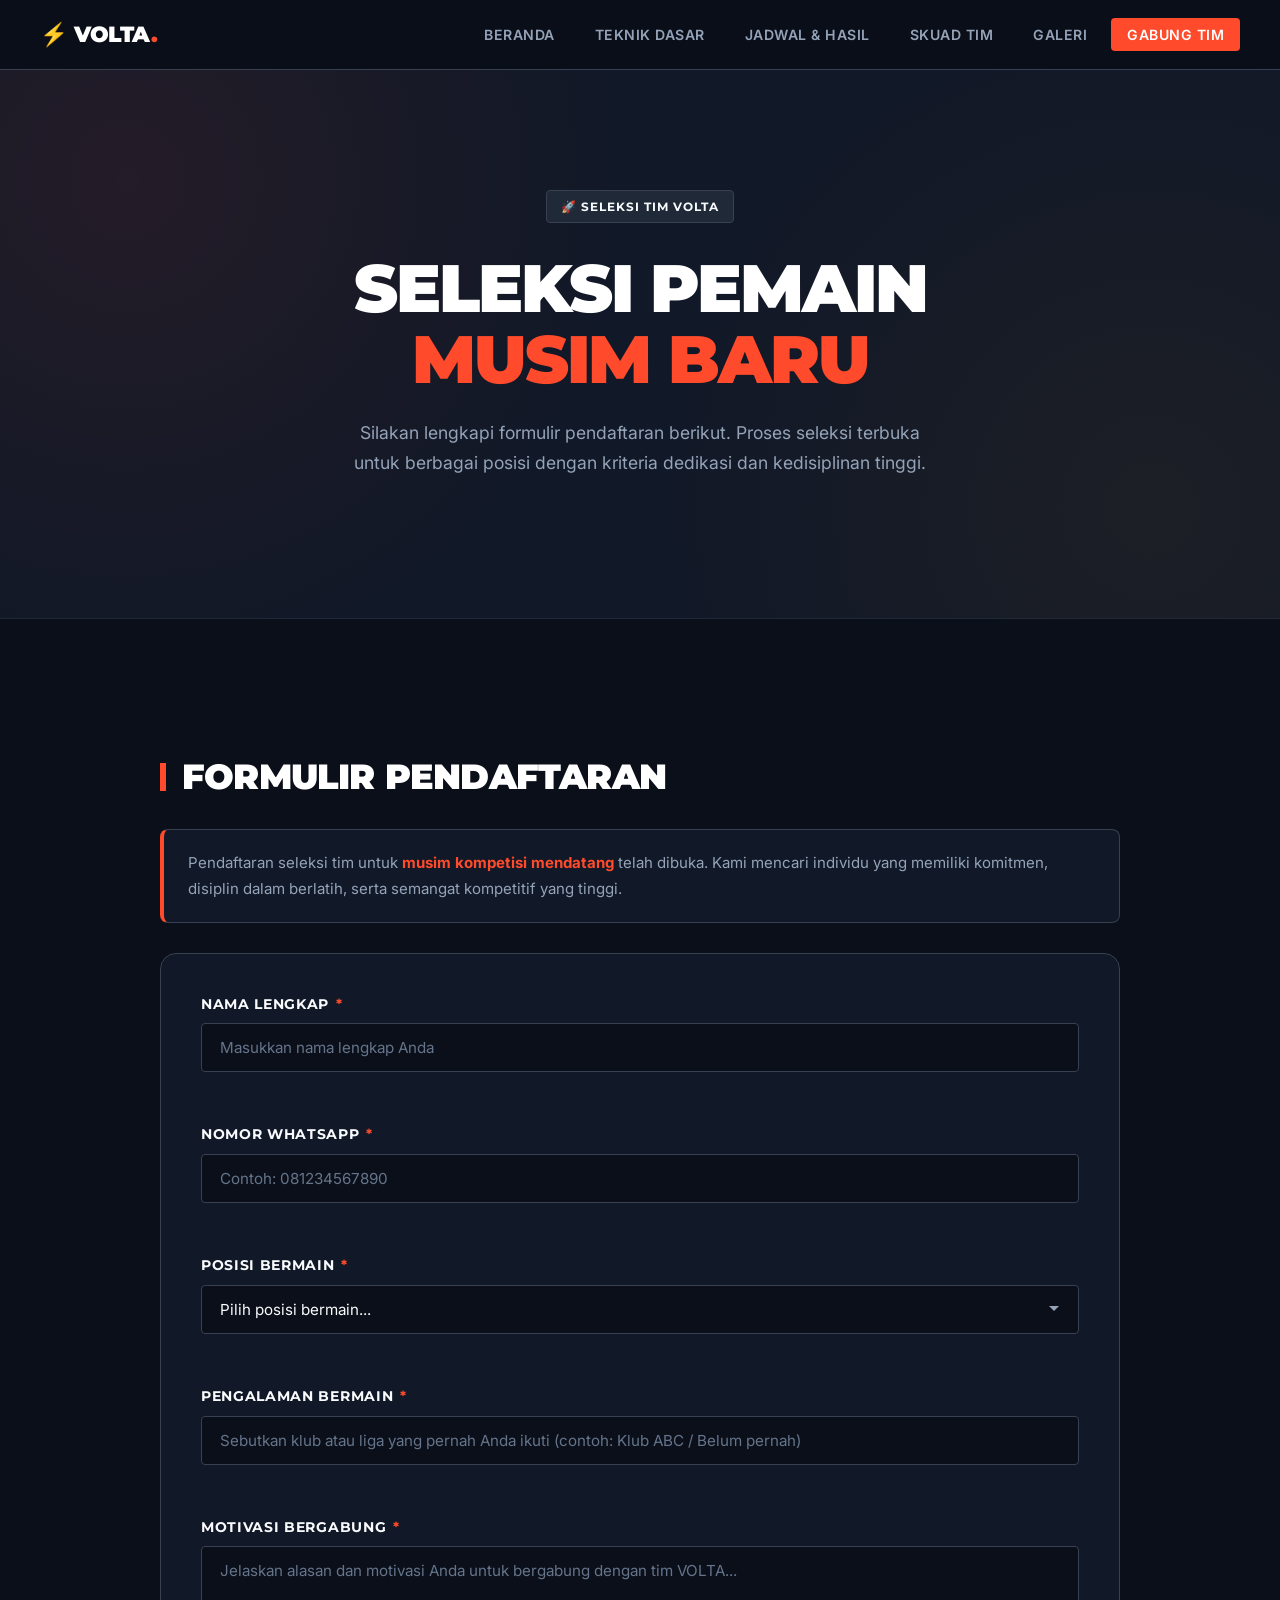
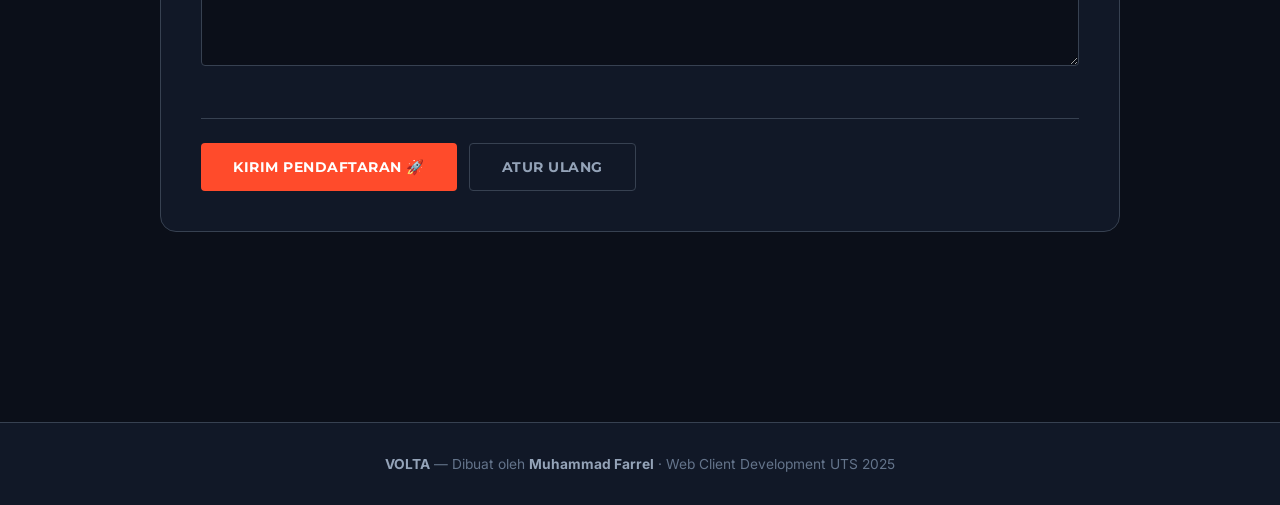
<file: daftar.html>
<!DOCTYPE html>
<html lang="id">
<head>
  <meta charset="UTF-8" />
  <meta name="viewport" content="width=device-width, initial-scale=1.0" />
  <title>VOLTA — Gabung Tim</title>
  <meta name="description" content="Gabung tim futsal VOLTA! Isi form pendaftaran — semua posisi boleh, skill belum tinggi juga gapapa.">
  <link rel="stylesheet" href="style.css" />
</head>
<body>

  <nav>
    <a href="index.html" class="nav-brand">⚡ VOLTA</a>
    <ul class="nav-links">
      <li><a href="index.html">Beranda</a></li>
      <li><a href="teknik.html">Teknik Dasar</a></li>
      <li><a href="jadwal.html">Jadwal & Hasil</a></li>
      <li><a href="skuad.html">Skuad Tim</a></li>
      <li><a href="galeri.html">Galeri</a></li>
      <li><a href="daftar.html" class="active">Gabung Tim</a></li>
    </ul>
  </nav>

  <div class="hero">
    <div class="hero-inner">
      <div class="hero-badge">🚀 Seleksi Tim VOLTA</div>
      <h1>Seleksi Pemain<br><span class="gradient-text">Musim Baru</span></h1>
      <p>Silakan lengkapi formulir pendaftaran berikut. Proses seleksi terbuka untuk berbagai posisi dengan kriteria dedikasi dan kedisiplinan tinggi.</p>
    </div>
  </div>

  <div class="section">

    <h2 class="reveal">Formulir Pendaftaran</h2>

    <div class="info-box reveal">
      Pendaftaran seleksi tim untuk <span class="highlight">musim kompetisi mendatang</span> telah dibuka.
      Kami mencari individu yang memiliki komitmen, disiplin dalam berlatih, serta semangat kompetitif yang tinggi.
    </div>

    <!-- FORM PENDAFTARAN -->
    <form id="form-daftar" class="form-daftar reveal" novalidate>

      <div class="form-group">
        <label for="nama">Nama Lengkap <span class="required-mark">*</span></label>
        <input
          type="text"
          id="nama"
          name="nama"
          placeholder="Masukkan nama lengkap Anda"
          minlength="3"
          maxlength="60"
        />
        <span class="error-msg" id="error-nama"></span>
      </div>

      <div class="form-group">
        <label for="noHp">Nomor WhatsApp <span class="required-mark">*</span></label>
        <input
          type="tel"
          id="noHp"
          name="noHp"
          placeholder="Contoh: 081234567890"
          pattern="^08[0-9]{8,11}$"
        />
        <span class="error-msg" id="error-noHp"></span>
      </div>

      <div class="form-group">
        <label for="posisi">Posisi Bermain <span class="required-mark">*</span></label>
        <select id="posisi" name="posisi">
          <option value="">Pilih posisi bermain...</option>
          <option value="Kiper (GK)">Kiper (GK)</option>
          <option value="Anchor">Anchor</option>
          <option value="Flank Kiri">Flank Kiri</option>
          <option value="Flank Kanan">Flank Kanan</option>
          <option value="Pivot">Pivot</option>
          <option value="Fleksibel">Fleksibel (All-round)</option>
        </select>
        <span class="error-msg" id="error-posisi"></span>
      </div>

      <div class="form-group">
        <label for="pengalaman">Pengalaman Bermain <span class="required-mark">*</span></label>
        <input
          type="text"
          id="pengalaman"
          name="pengalaman"
          placeholder="Sebutkan klub atau liga yang pernah Anda ikuti (contoh: Klub ABC / Belum pernah)"
        />
        <span class="error-msg" id="error-pengalaman"></span>
      </div>

      <div class="form-group">
        <label for="motivasi">Motivasi Bergabung <span class="required-mark">*</span></label>
        <textarea
          id="motivasi"
          name="motivasi"
          rows="4"
          placeholder="Jelaskan alasan dan motivasi Anda untuk bergabung dengan tim VOLTA..."
          minlength="10"
          maxlength="400"
        ></textarea>
        <span class="error-msg" id="error-motivasi"></span>
      </div>

      <div class="form-actions">
        <button type="submit" id="btn-submit" class="btn-form">Kirim Pendaftaran 🚀</button>
        <button type="button" id="btn-reset" class="btn-form btn-form-secondary">Atur Ulang</button>
      </div>

    </form>

    <!-- PESAN SUKSES -->
    <div id="sukses-msg" class="sukses-box" style="display:none;">
      ✅ <strong>Pendaftaran Berhasil!</strong><br>
      Data Anda telah kami terima. Tim kami akan segera menghubungi Anda melalui WhatsApp untuk informasi jadwal seleksi.
      Silakan periksa <a href="jadwal.html">Jadwal & Hasil</a> untuk informasi terkini.
    </div>

    <!-- TAMPILAN DATA TERSIMPAN -->
    <div id="data-tersimpan-wrapper" style="display:none;">
      <h2>Data Pendaftaran Anda</h2>
      <p class="form-intro">
        Data pendaftaran ini tersimpan secara lokal pada peramban Anda.
      </p>
      <div class="info-box" id="data-tersimpan-isi"></div>
      <button type="button" id="btn-hapus" class="btn-form btn-form-danger" style="margin-top:12px;">
        🗑️ Hapus Data Pendaftaran
      </button>
    </div>

  </div>

  <footer>
    <p><strong>VOLTA</strong> &mdash; Dibuat oleh <strong>Muhammad Farrel</strong> · Web Client Development UTS 2025</p>
  </footer>

  <script>
    // ========== SCROLL REVEAL ==========
    const observer = new IntersectionObserver((entries) => {
      entries.forEach(e => {
        if (e.isIntersecting) {
          e.target.classList.add('visible');
          observer.unobserve(e.target);
        }
      });
    }, { threshold: 0.1 });
    document.querySelectorAll('.reveal, .reveal-stagger').forEach(el => observer.observe(el));

    // ========== FORM LOGIC ==========
    const STORAGE_KEY = 'volta_daftar';

    const form        = document.getElementById('form-daftar');
    const suksesMsg   = document.getElementById('sukses-msg');
    const dataWrapper = document.getElementById('data-tersimpan-wrapper');
    const dataIsi     = document.getElementById('data-tersimpan-isi');
    const btnReset    = document.getElementById('btn-reset');
    const btnHapus    = document.getElementById('btn-hapus');

    function muatDataTersimpan() {
      const raw = localStorage.getItem(STORAGE_KEY);
      if (!raw) return;
      const data = JSON.parse(raw);
      document.getElementById('nama').value       = data.nama       || '';
      document.getElementById('noHp').value       = data.noHp       || '';
      document.getElementById('posisi').value     = data.posisi     || '';
      document.getElementById('pengalaman').value = data.pengalaman || '';
      document.getElementById('motivasi').value   = data.motivasi   || '';
      tampilkanDataTersimpan(data);
    }

    function tampilkanDataTersimpan(data) {
      dataWrapper.style.display = 'block';
      dataIsi.innerHTML =
        '<strong>Nama:</strong> '       + data.nama       + '<br>' +
        '<strong>No. HP:</strong> '     + data.noHp       + '<br>' +
        '<strong>Posisi:</strong> '     + data.posisi     + '<br>' +
        '<strong>Pengalaman:</strong> ' + data.pengalaman + '<br>' +
        '<strong>Motivasi:</strong> '   + data.motivasi   + '<br>' +
        '<strong>Dikirim:</strong> '    + (data.waktu || '-');
    }

    function clearErrors() {
      document.querySelectorAll('.error-msg').forEach(el => el.textContent = '');
      document.querySelectorAll('.form-group input, .form-group select, .form-group textarea')
        .forEach(el => el.classList.remove('input-error'));
    }

    function setError(id, pesan) {
      document.getElementById('error-' + id).textContent = pesan;
      document.getElementById(id).classList.add('input-error');
    }

    function validasiForm() {
      clearErrors();
      let valid = true;

      const nama       = document.getElementById('nama').value.trim();
      const noHp       = document.getElementById('noHp').value.trim();
      const posisi     = document.getElementById('posisi').value;
      const pengalaman = document.getElementById('pengalaman').value.trim();
      const motivasi   = document.getElementById('motivasi').value.trim();

      if (nama.length < 3) {
        setError('nama', 'Nama harus terdiri dari minimal 3 karakter.');
        valid = false;
      }

      if (!/^08[0-9]{8,11}$/.test(noHp)) {
        setError('noHp', 'Format nomor WhatsApp tidak valid. Harap gunakan format awalan 08.');
        valid = false;
      }

      if (!posisi) {
        setError('posisi', 'Harap pilih posisi bermain Anda.');
        valid = false;
      }

      if (!pengalaman) {
        setError('pengalaman', 'Harap isi pengalaman bermain Anda.');
        valid = false;
      }

      if (motivasi.length < 10) {
        setError('motivasi', 'Motivasi harus diisi minimal 10 karakter.');
        valid = false;
      }

      return valid;
    }

    form.addEventListener('submit', function(e) {
      e.preventDefault();
      if (!validasiForm()) return;

      const data = {
        nama:       document.getElementById('nama').value.trim(),
        noHp:       document.getElementById('noHp').value.trim(),
        posisi:     document.getElementById('posisi').value,
        pengalaman: document.getElementById('pengalaman').value.trim(),
        motivasi:   document.getElementById('motivasi').value.trim(),
        waktu:      new Date().toLocaleString('id-ID')
      };

      localStorage.setItem(STORAGE_KEY, JSON.stringify(data));

      suksesMsg.style.display = 'block';
      suksesMsg.scrollIntoView({ behavior: 'smooth', block: 'center' });
      tampilkanDataTersimpan(data);
    });

    btnReset.addEventListener('click', function() {
      clearErrors();
      form.reset();
      suksesMsg.style.display = 'none';
    });

    btnHapus.addEventListener('click', function() {
      localStorage.removeItem(STORAGE_KEY);
      dataWrapper.style.display = 'none';
      suksesMsg.style.display = 'none';
      form.reset();
      clearErrors();
    });

    muatDataTersimpan();
  </script>

</body>
</html>
</file>
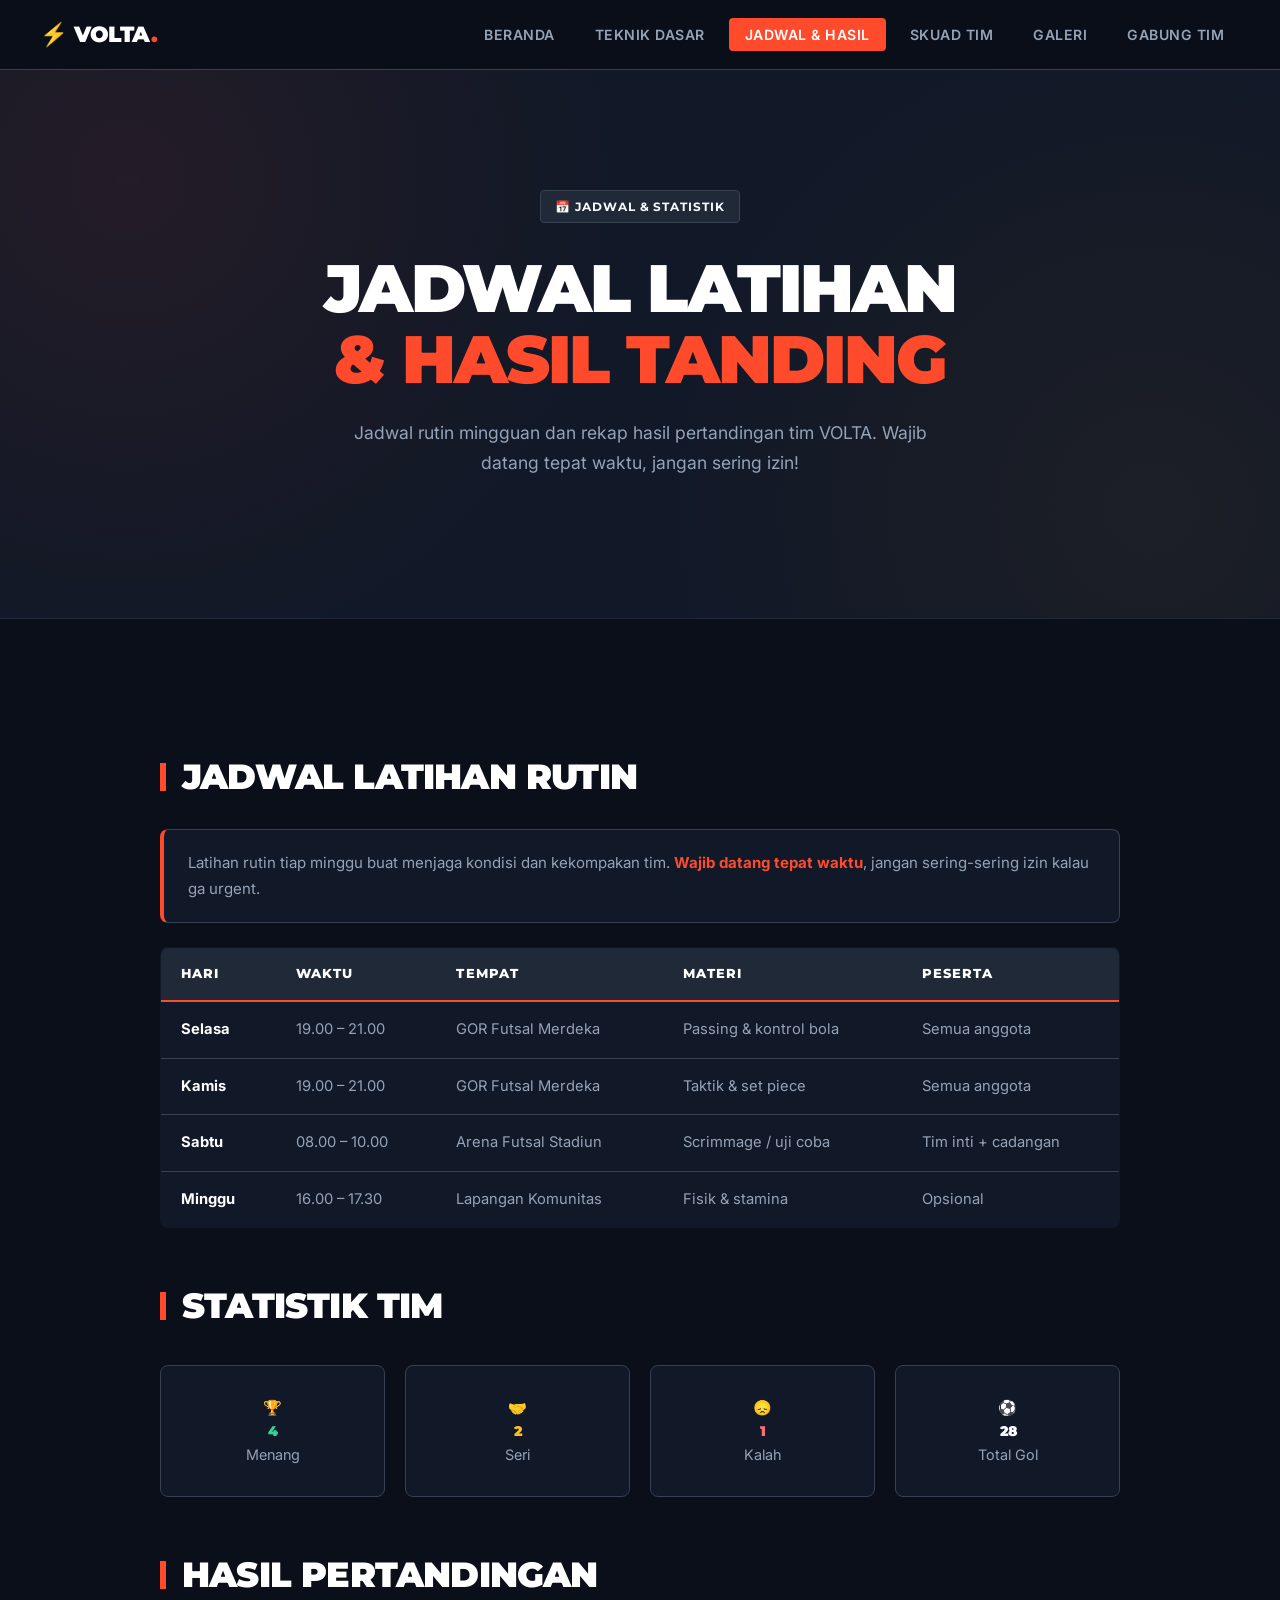
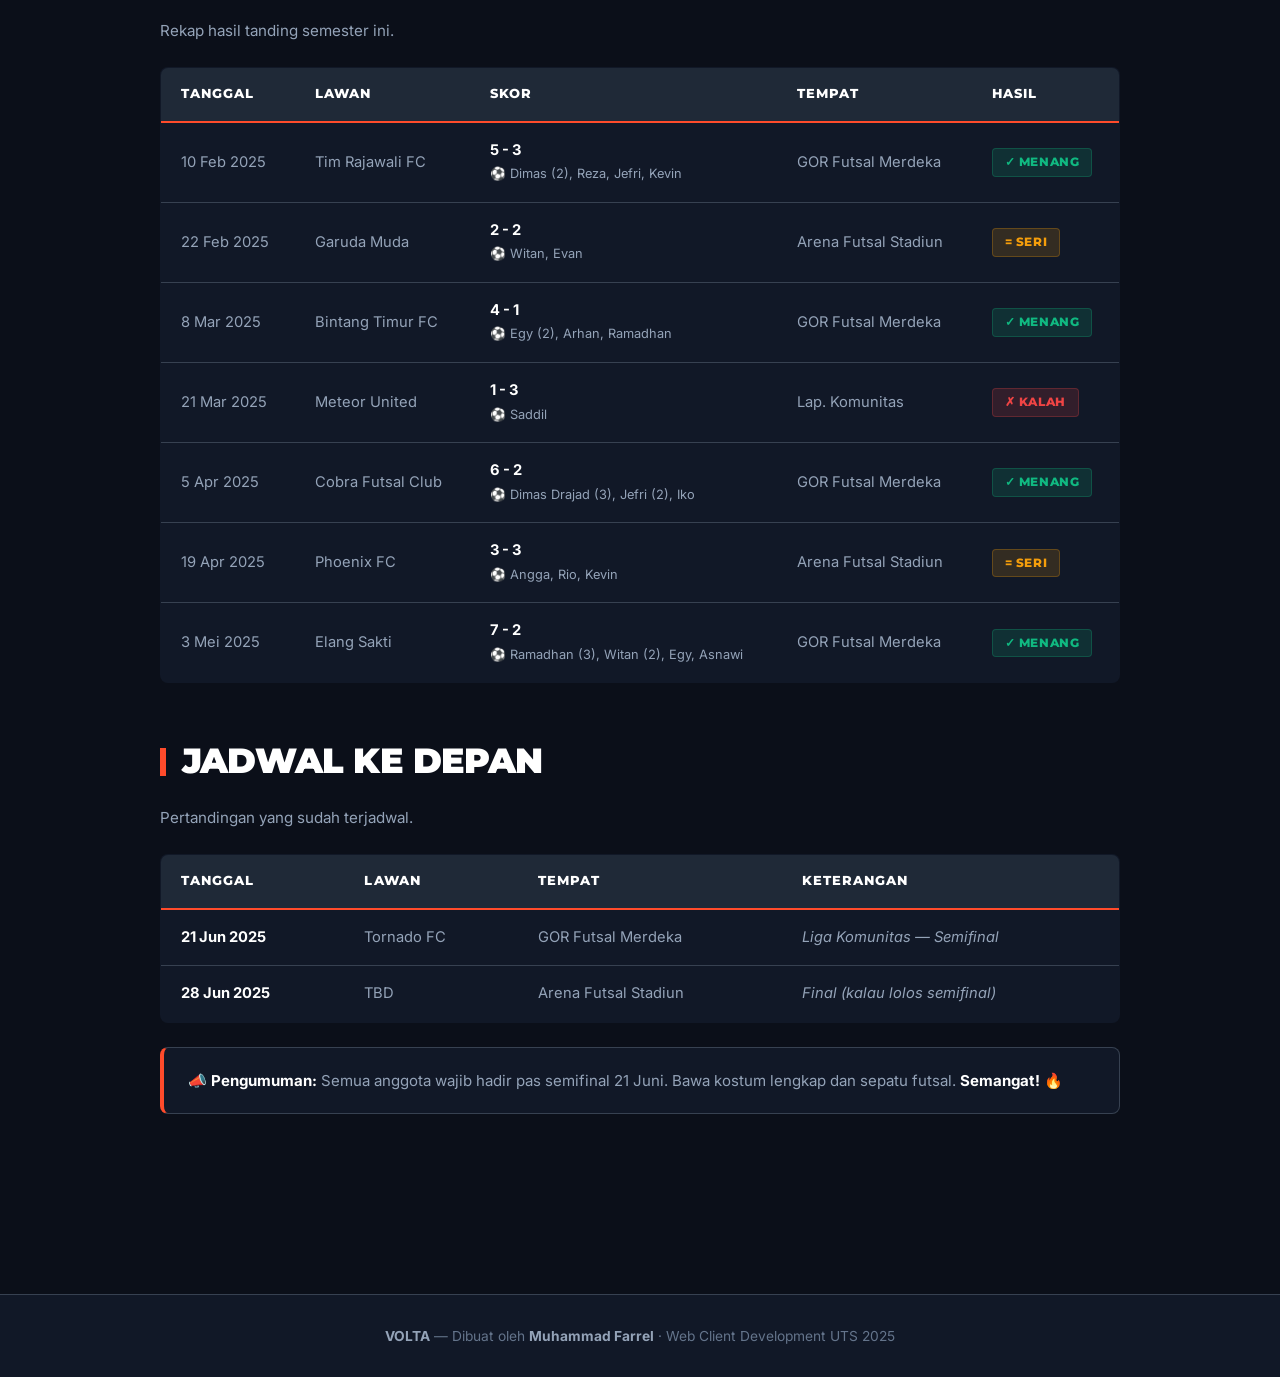
<file: jadwal.html>
<!DOCTYPE html>
<html lang="id">
<head>
  <meta charset="UTF-8" />
  <meta name="viewport" content="width=device-width, initial-scale=1.0" />
  <title>VOLTA — Jadwal & Hasil</title>
  <meta name="description" content="Jadwal latihan dan rekap hasil pertandingan tim VOLTA. Lihat statistik dan jadwal tanding ke depan.">
  <link rel="stylesheet" href="style.css" />
</head>
<body>

  <nav>
    <a href="index.html" class="nav-brand">⚡ VOLTA</a>
    <ul class="nav-links">
      <li><a href="index.html">Beranda</a></li>
      <li><a href="teknik.html">Teknik Dasar</a></li>
      <li><a href="jadwal.html" class="active">Jadwal & Hasil</a></li>
      <li><a href="skuad.html">Skuad Tim</a></li>
      <li><a href="galeri.html">Galeri</a></li>
      <li><a href="daftar.html">Gabung Tim</a></li>
    </ul>
  </nav>

  <div class="hero">
    <div class="hero-inner">
      <div class="hero-badge">📅 Jadwal & Statistik</div>
      <h1>Jadwal Latihan<br><span class="gradient-text">& Hasil Tanding</span></h1>
      <p>Jadwal rutin mingguan dan rekap hasil pertandingan tim VOLTA. Wajib datang tepat waktu, jangan sering izin!</p>
    </div>
  </div>

  <div class="section">

    <h2 class="reveal">Jadwal Latihan Rutin</h2>

    <div class="info-box reveal">
      Latihan rutin tiap minggu buat menjaga kondisi dan kekompakan tim.
      <span class="highlight">Wajib datang tepat waktu</span>, jangan sering-sering izin kalau ga urgent.
    </div>

    <table class="reveal">
      <thead>
        <tr>
          <th>Hari</th>
          <th>Waktu</th>
          <th>Tempat</th>
          <th>Materi</th>
          <th>Peserta</th>
        </tr>
      </thead>
      <tbody>
        <tr>
          <td><strong>Selasa</strong></td>
          <td>19.00 – 21.00</td>
          <td>GOR Futsal Merdeka</td>
          <td>Passing & kontrol bola</td>
          <td>Semua anggota</td>
        </tr>
        <tr>
          <td><strong>Kamis</strong></td>
          <td>19.00 – 21.00</td>
          <td>GOR Futsal Merdeka</td>
          <td>Taktik & set piece</td>
          <td>Semua anggota</td>
        </tr>
        <tr>
          <td><strong>Sabtu</strong></td>
          <td>08.00 – 10.00</td>
          <td>Arena Futsal Stadiun</td>
          <td>Scrimmage / uji coba</td>
          <td>Tim inti + cadangan</td>
        </tr>
        <tr>
          <td><strong>Minggu</strong></td>
          <td>16.00 – 17.30</td>
          <td>Lapangan Komunitas</td>
          <td>Fisik & stamina</td>
          <td>Opsional</td>
        </tr>
      </tbody>
    </table>

    <h2 class="reveal">Statistik Tim</h2>

    <div class="card-grid reveal-stagger">
      <div class="card" style="text-align: center;">
        <div class="icon">🏆</div>
        <p class="stat-number" style="color: #34d399;">4</p>
        <p>Menang</p>
      </div>
      <div class="card" style="text-align: center;">
        <div class="icon">🤝</div>
        <p class="stat-number" style="color: #fbbf24;">2</p>
        <p>Seri</p>
      </div>
      <div class="card" style="text-align: center;">
        <div class="icon">😞</div>
        <p class="stat-number" style="color: #f87171;">1</p>
        <p>Kalah</p>
      </div>
      <div class="card" style="text-align: center;">
        <div class="icon">⚽</div>
        <p class="stat-number" style="color: var(--blue-light);">28</p>
        <p>Total Gol</p>
      </div>
    </div>

    <h2 class="reveal">Hasil Pertandingan</h2>
    <p class="form-intro reveal">Rekap hasil tanding semester ini.</p>

    <table class="reveal">
      <thead>
        <tr>
          <th>Tanggal</th>
          <th>Lawan</th>
          <th>Skor</th>
          <th>Tempat</th>
          <th>Hasil</th>
        </tr>
      </thead>
      <tbody>
        <tr>
          <td>10 Feb 2025</td>
          <td>Tim Rajawali FC</td>
          <td><strong>5 - 3</strong><br><span class="goalscorers" style="font-size:0.8rem;color:var(--text3);">⚽ Dimas (2), Reza, Jefri, Kevin</span></td>
          <td>GOR Futsal Merdeka</td>
          <td><span class="badge badge-menang">✓ Menang</span></td>
        </tr>
        <tr>
          <td>22 Feb 2025</td>
          <td>Garuda Muda</td>
          <td><strong>2 - 2</strong><br><span class="goalscorers" style="font-size:0.8rem;color:var(--text3);">⚽ Witan, Evan</span></td>
          <td>Arena Futsal Stadiun</td>
          <td><span class="badge badge-seri">= Seri</span></td>
        </tr>
        <tr>
          <td>8 Mar 2025</td>
          <td>Bintang Timur FC</td>
          <td><strong>4 - 1</strong><br><span class="goalscorers" style="font-size:0.8rem;color:var(--text3);">⚽ Egy (2), Arhan, Ramadhan</span></td>
          <td>GOR Futsal Merdeka</td>
          <td><span class="badge badge-menang">✓ Menang</span></td>
        </tr>
        <tr>
          <td>21 Mar 2025</td>
          <td>Meteor United</td>
          <td><strong>1 - 3</strong><br><span class="goalscorers" style="font-size:0.8rem;color:var(--text3);">⚽ Saddil</span></td>
          <td>Lap. Komunitas</td>
          <td><span class="badge badge-kalah">✗ Kalah</span></td>
        </tr>
        <tr>
          <td>5 Apr 2025</td>
          <td>Cobra Futsal Club</td>
          <td><strong>6 - 2</strong><br><span class="goalscorers" style="font-size:0.8rem;color:var(--text3);">⚽ Dimas Drajad (3), Jefri (2), Iko</span></td>
          <td>GOR Futsal Merdeka</td>
          <td><span class="badge badge-menang">✓ Menang</span></td>
        </tr>
        <tr>
          <td>19 Apr 2025</td>
          <td>Phoenix FC</td>
          <td><strong>3 - 3</strong><br><span class="goalscorers" style="font-size:0.8rem;color:var(--text3);">⚽ Angga, Rio, Kevin</span></td>
          <td>Arena Futsal Stadiun</td>
          <td><span class="badge badge-seri">= Seri</span></td>
        </tr>
        <tr>
          <td>3 Mei 2025</td>
          <td>Elang Sakti</td>
          <td><strong>7 - 2</strong><br><span class="goalscorers" style="font-size:0.8rem;color:var(--text3);">⚽ Ramadhan (3), Witan (2), Egy, Asnawi</span></td>
          <td>GOR Futsal Merdeka</td>
          <td><span class="badge badge-menang">✓ Menang</span></td>
        </tr>
      </tbody>
    </table>

    <h2 class="reveal">Jadwal ke Depan</h2>
    <p class="form-intro reveal">Pertandingan yang sudah terjadwal.</p>

    <table class="reveal">
      <thead>
        <tr>
          <th>Tanggal</th>
          <th>Lawan</th>
          <th>Tempat</th>
          <th>Keterangan</th>
        </tr>
      </thead>
      <tbody>
        <tr>
          <td><strong>21 Jun 2025</strong></td>
          <td>Tornado FC</td>
          <td>GOR Futsal Merdeka</td>
          <td><em>Liga Komunitas — Semifinal</em></td>
        </tr>
        <tr>
          <td><strong>28 Jun 2025</strong></td>
          <td>TBD</td>
          <td>Arena Futsal Stadiun</td>
          <td><em>Final (kalau lolos semifinal)</em></td>
        </tr>
      </tbody>
    </table>

    <div class="info-box reveal" style="margin-top: 20px;">
      <strong>📣 Pengumuman:</strong> Semua anggota wajib hadir pas semifinal 21 Juni.
      Bawa kostum lengkap dan sepatu futsal. <strong>Semangat! 🔥</strong>
    </div>

  </div>

  <footer>
    <p><strong>VOLTA</strong> &mdash; Dibuat oleh <strong>Muhammad Farrel</strong> · Web Client Development UTS 2025</p>
  </footer>

  <script>
    const observer = new IntersectionObserver((entries) => {
      entries.forEach(e => {
        if (e.isIntersecting) {
          e.target.classList.add('visible');
          observer.unobserve(e.target);
        }
      });
    }, { threshold: 0.1 });

    document.querySelectorAll('.reveal, .reveal-stagger').forEach(el => observer.observe(el));
  </script>

</body>
</html>
</file>
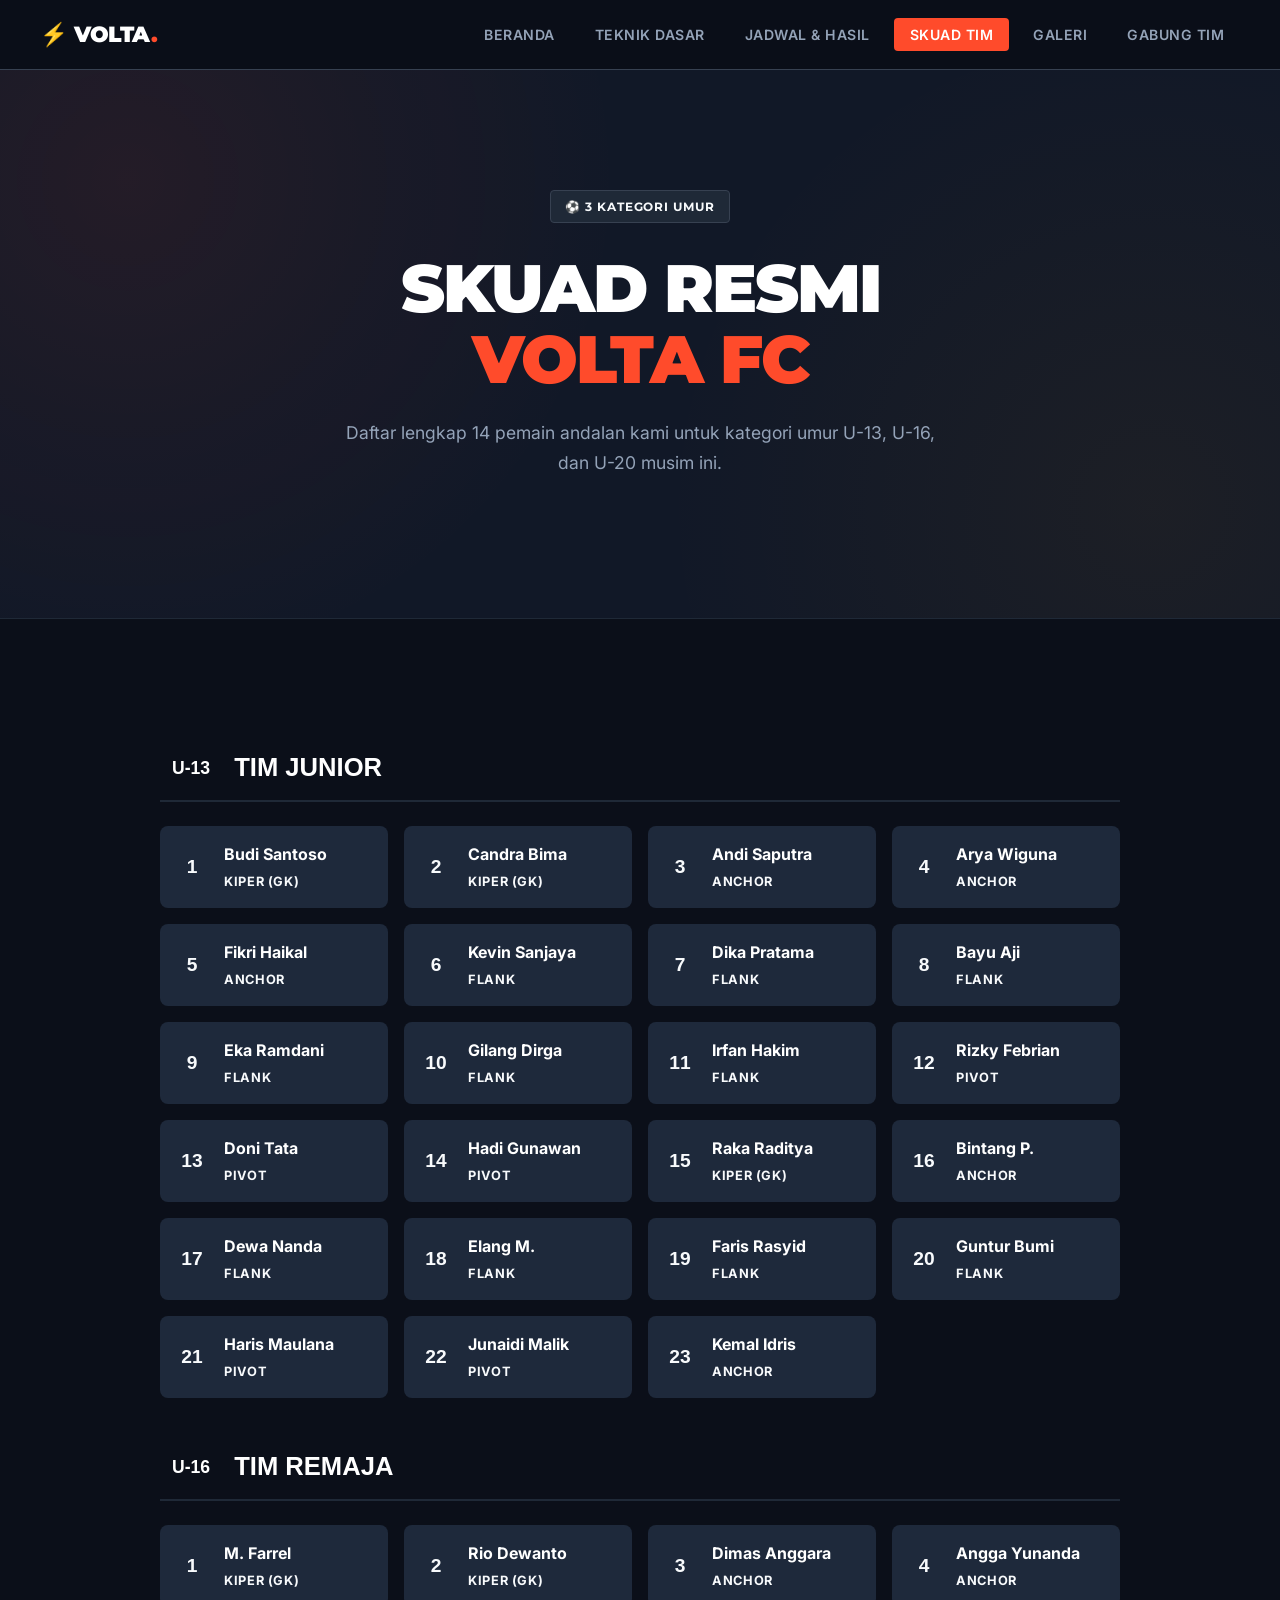
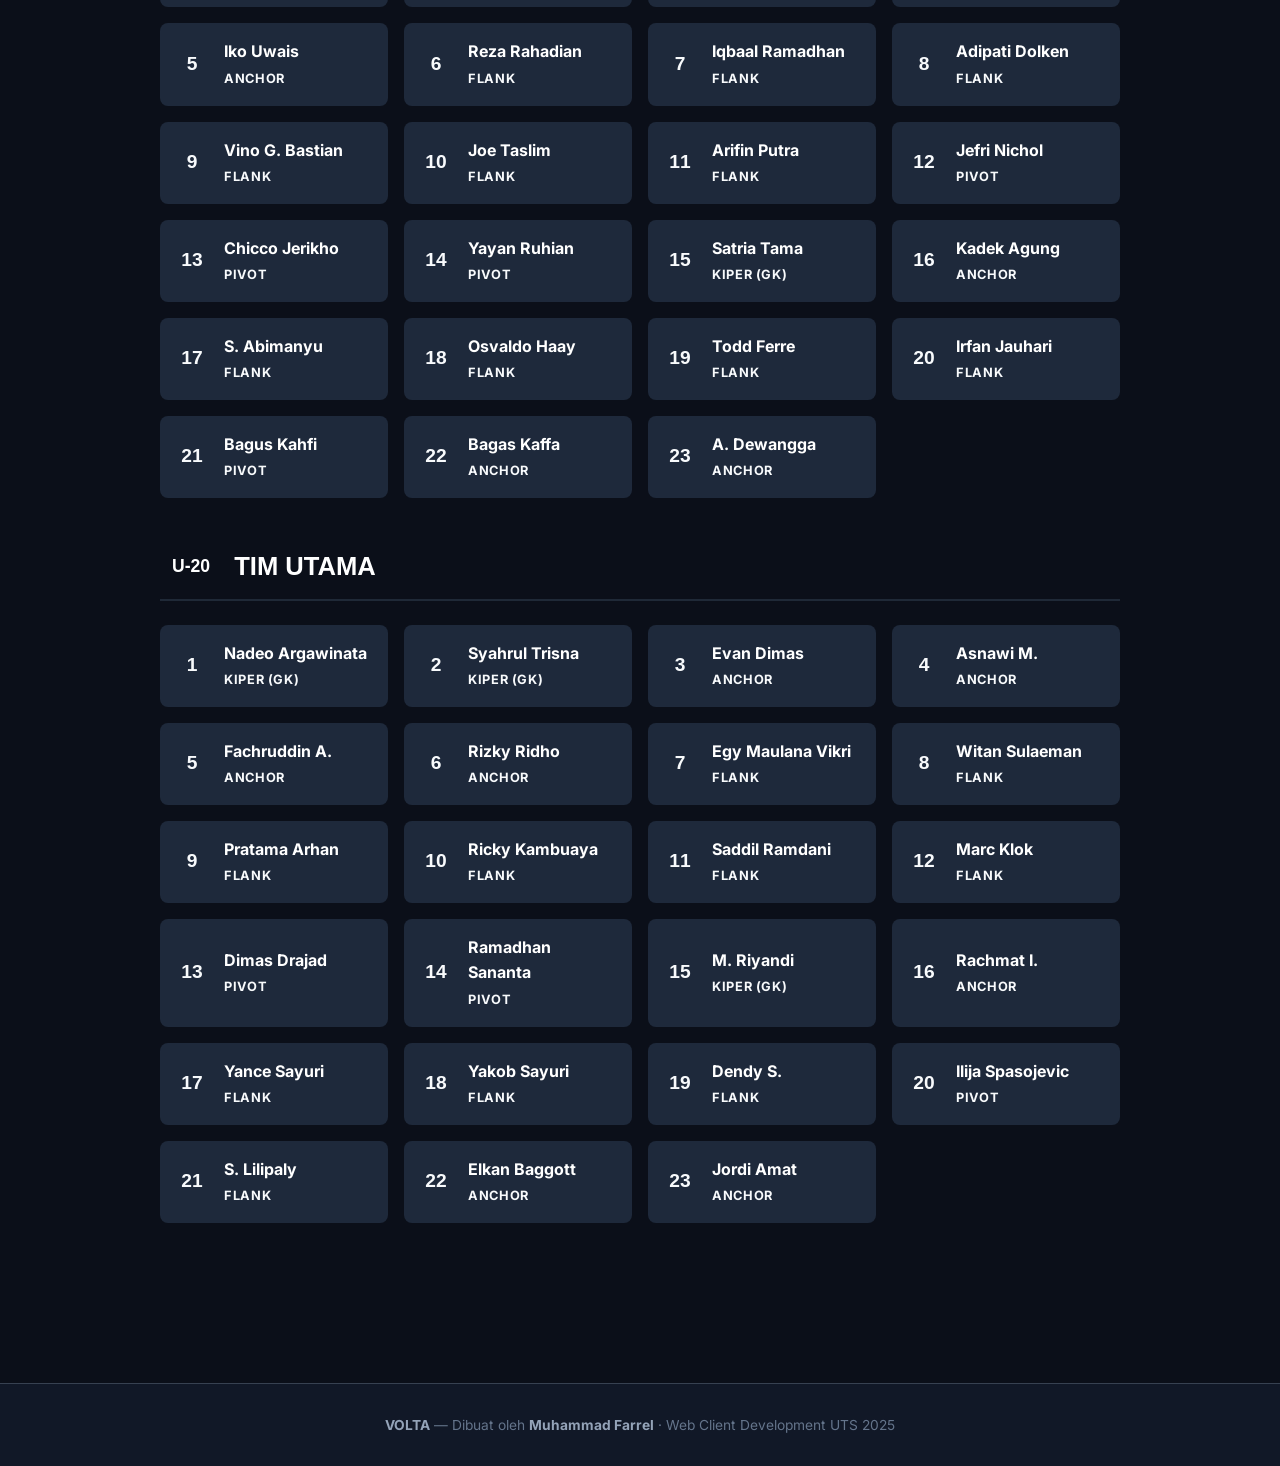
<file: skuad.html>
<!DOCTYPE html>
<html lang="id">
<head>
  <meta charset="UTF-8" />
  <meta name="viewport" content="width=device-width, initial-scale=1.0" />
  <title>VOLTA — Skuad Tim</title>
  <meta name="description" content="Daftar pemain resmi VOLTA untuk kategori umur U-13, U-16, dan U-20. Setiap kategori diisi oleh 14 pemain bertalenta.">
  <link rel="stylesheet" href="style.css" />
  <style>
    .squad-section {
      margin-top: 48px;
    }
    .squad-title {
      font-family: 'Space Grotesk', sans-serif;
      font-size: 1.6rem;
      font-weight: 800;
      color: var(--white);
      margin-bottom: 24px;
      padding-bottom: 12px;
      border-bottom: 2px solid var(--border);
      display: flex;
      align-items: center;
      gap: 12px;
    }
    .squad-title span {
      background: linear-gradient(135deg, var(--blue) 0%, var(--cyan) 100%);
      padding: 4px 12px;
      border-radius: 8px;
      font-size: 1.1rem;
    }
    .player-list {
      display: grid;
      grid-template-columns: repeat(auto-fill, minmax(200px, 1fr));
      gap: 16px;
    }
    .player-card {
      background: var(--surface);
      border: 1px solid var(--border2);
      border-radius: var(--radius);
      padding: 16px;
      display: flex;
      align-items: center;
      gap: 16px;
      transition: all 0.3s;
    }
    .player-card:hover {
      background: var(--surface2);
      border-color: rgba(6, 182, 212, 0.4);
      transform: translateY(-4px);
    }
    .player-num {
      font-family: 'Space Grotesk', sans-serif;
      font-size: 1.2rem;
      font-weight: 800;
      color: var(--blue-light);
      width: 32px;
      text-align: center;
    }
    .player-info h4 {
      margin: 0 0 4px;
      font-size: 1rem;
      color: var(--white);
    }
    .player-info p {
      margin: 0;
      font-size: 0.8rem;
      color: var(--text3);
      text-transform: uppercase;
      letter-spacing: 0.05em;
      font-weight: 700;
    }
  </style>
</head>
<body>

  <nav>
    <a href="index.html" class="nav-brand">⚡ VOLTA</a>
    <ul class="nav-links">
      <li><a href="index.html">Beranda</a></li>
      <li><a href="teknik.html">Teknik Dasar</a></li>
      <li><a href="jadwal.html">Jadwal & Hasil</a></li>
      <li><a href="skuad.html" class="active">Skuad Tim</a></li>
      <li><a href="galeri.html">Galeri</a></li>
      <li><a href="daftar.html">Gabung Tim</a></li>
    </ul>
  </nav>

  <div class="hero">
    <div class="hero-inner">
      <div class="hero-badge">⚽ 3 Kategori Umur</div>
      <h1>Skuad Resmi<br><span class="gradient-text">VOLTA FC</span></h1>
      <p>Daftar lengkap 14 pemain andalan kami untuk kategori umur U-13, U-16, dan U-20 musim ini.</p>
    </div>
  </div>

  <div class="section">

    <!-- U-13 -->
    <div class="squad-section reveal">
      <h3 class="squad-title"><span>U-13</span> Tim Junior</h3>
      <div class="player-list reveal-stagger">
        <div class="player-card"><div class="player-num">1</div><div class="player-info"><h4>Budi Santoso</h4><p>Kiper (GK)</p></div></div>
        <div class="player-card"><div class="player-num">2</div><div class="player-info"><h4>Candra Bima</h4><p>Kiper (GK)</p></div></div>
        <div class="player-card"><div class="player-num">3</div><div class="player-info"><h4>Andi Saputra</h4><p>Anchor</p></div></div>
        <div class="player-card"><div class="player-num">4</div><div class="player-info"><h4>Arya Wiguna</h4><p>Anchor</p></div></div>
        <div class="player-card"><div class="player-num">5</div><div class="player-info"><h4>Fikri Haikal</h4><p>Anchor</p></div></div>
        <div class="player-card"><div class="player-num">6</div><div class="player-info"><h4>Kevin Sanjaya</h4><p>Flank</p></div></div>
        <div class="player-card"><div class="player-num">7</div><div class="player-info"><h4>Dika Pratama</h4><p>Flank</p></div></div>
        <div class="player-card"><div class="player-num">8</div><div class="player-info"><h4>Bayu Aji</h4><p>Flank</p></div></div>
        <div class="player-card"><div class="player-num">9</div><div class="player-info"><h4>Eka Ramdani</h4><p>Flank</p></div></div>
        <div class="player-card"><div class="player-num">10</div><div class="player-info"><h4>Gilang Dirga</h4><p>Flank</p></div></div>
        <div class="player-card"><div class="player-num">11</div><div class="player-info"><h4>Irfan Hakim</h4><p>Flank</p></div></div>
        <div class="player-card"><div class="player-num">12</div><div class="player-info"><h4>Rizky Febrian</h4><p>Pivot</p></div></div>
        <div class="player-card"><div class="player-num">13</div><div class="player-info"><h4>Doni Tata</h4><p>Pivot</p></div></div>
        <div class="player-card"><div class="player-num">14</div><div class="player-info"><h4>Hadi Gunawan</h4><p>Pivot</p></div></div>
        <div class="player-card"><div class="player-num">15</div><div class="player-info"><h4>Raka Raditya</h4><p>Kiper (GK)</p></div></div>
        <div class="player-card"><div class="player-num">16</div><div class="player-info"><h4>Bintang P.</h4><p>Anchor</p></div></div>
        <div class="player-card"><div class="player-num">17</div><div class="player-info"><h4>Dewa Nanda</h4><p>Flank</p></div></div>
        <div class="player-card"><div class="player-num">18</div><div class="player-info"><h4>Elang M.</h4><p>Flank</p></div></div>
        <div class="player-card"><div class="player-num">19</div><div class="player-info"><h4>Faris Rasyid</h4><p>Flank</p></div></div>
        <div class="player-card"><div class="player-num">20</div><div class="player-info"><h4>Guntur Bumi</h4><p>Flank</p></div></div>
        <div class="player-card"><div class="player-num">21</div><div class="player-info"><h4>Haris Maulana</h4><p>Pivot</p></div></div>
        <div class="player-card"><div class="player-num">22</div><div class="player-info"><h4>Junaidi Malik</h4><p>Pivot</p></div></div>
        <div class="player-card"><div class="player-num">23</div><div class="player-info"><h4>Kemal Idris</h4><p>Anchor</p></div></div>
      </div>
    </div>

    <!-- U-16 -->
    <div class="squad-section reveal">
      <h3 class="squad-title"><span>U-16</span> Tim Remaja</h3>
      <div class="player-list reveal-stagger">
        <div class="player-card"><div class="player-num">1</div><div class="player-info"><h4>M. Farrel</h4><p>Kiper (GK)</p></div></div>
        <div class="player-card"><div class="player-num">2</div><div class="player-info"><h4>Rio Dewanto</h4><p>Kiper (GK)</p></div></div>
        <div class="player-card"><div class="player-num">3</div><div class="player-info"><h4>Dimas Anggara</h4><p>Anchor</p></div></div>
        <div class="player-card"><div class="player-num">4</div><div class="player-info"><h4>Angga Yunanda</h4><p>Anchor</p></div></div>
        <div class="player-card"><div class="player-num">5</div><div class="player-info"><h4>Iko Uwais</h4><p>Anchor</p></div></div>
        <div class="player-card"><div class="player-num">6</div><div class="player-info"><h4>Reza Rahadian</h4><p>Flank</p></div></div>
        <div class="player-card"><div class="player-num">7</div><div class="player-info"><h4>Iqbaal Ramadhan</h4><p>Flank</p></div></div>
        <div class="player-card"><div class="player-num">8</div><div class="player-info"><h4>Adipati Dolken</h4><p>Flank</p></div></div>
        <div class="player-card"><div class="player-num">9</div><div class="player-info"><h4>Vino G. Bastian</h4><p>Flank</p></div></div>
        <div class="player-card"><div class="player-num">10</div><div class="player-info"><h4>Joe Taslim</h4><p>Flank</p></div></div>
        <div class="player-card"><div class="player-num">11</div><div class="player-info"><h4>Arifin Putra</h4><p>Flank</p></div></div>
        <div class="player-card"><div class="player-num">12</div><div class="player-info"><h4>Jefri Nichol</h4><p>Pivot</p></div></div>
        <div class="player-card"><div class="player-num">13</div><div class="player-info"><h4>Chicco Jerikho</h4><p>Pivot</p></div></div>
        <div class="player-card"><div class="player-num">14</div><div class="player-info"><h4>Yayan Ruhian</h4><p>Pivot</p></div></div>
        <div class="player-card"><div class="player-num">15</div><div class="player-info"><h4>Satria Tama</h4><p>Kiper (GK)</p></div></div>
        <div class="player-card"><div class="player-num">16</div><div class="player-info"><h4>Kadek Agung</h4><p>Anchor</p></div></div>
        <div class="player-card"><div class="player-num">17</div><div class="player-info"><h4>S. Abimanyu</h4><p>Flank</p></div></div>
        <div class="player-card"><div class="player-num">18</div><div class="player-info"><h4>Osvaldo Haay</h4><p>Flank</p></div></div>
        <div class="player-card"><div class="player-num">19</div><div class="player-info"><h4>Todd Ferre</h4><p>Flank</p></div></div>
        <div class="player-card"><div class="player-num">20</div><div class="player-info"><h4>Irfan Jauhari</h4><p>Flank</p></div></div>
        <div class="player-card"><div class="player-num">21</div><div class="player-info"><h4>Bagus Kahfi</h4><p>Pivot</p></div></div>
        <div class="player-card"><div class="player-num">22</div><div class="player-info"><h4>Bagas Kaffa</h4><p>Anchor</p></div></div>
        <div class="player-card"><div class="player-num">23</div><div class="player-info"><h4>A. Dewangga</h4><p>Anchor</p></div></div>
      </div>
    </div>

    <!-- U-20 -->
    <div class="squad-section reveal">
      <h3 class="squad-title"><span>U-20</span> Tim Utama</h3>
      <div class="player-list reveal-stagger">
        <div class="player-card"><div class="player-num">1</div><div class="player-info"><h4>Nadeo Argawinata</h4><p>Kiper (GK)</p></div></div>
        <div class="player-card"><div class="player-num">2</div><div class="player-info"><h4>Syahrul Trisna</h4><p>Kiper (GK)</p></div></div>
        <div class="player-card"><div class="player-num">3</div><div class="player-info"><h4>Evan Dimas</h4><p>Anchor</p></div></div>
        <div class="player-card"><div class="player-num">4</div><div class="player-info"><h4>Asnawi M.</h4><p>Anchor</p></div></div>
        <div class="player-card"><div class="player-num">5</div><div class="player-info"><h4>Fachruddin A.</h4><p>Anchor</p></div></div>
        <div class="player-card"><div class="player-num">6</div><div class="player-info"><h4>Rizky Ridho</h4><p>Anchor</p></div></div>
        <div class="player-card"><div class="player-num">7</div><div class="player-info"><h4>Egy Maulana Vikri</h4><p>Flank</p></div></div>
        <div class="player-card"><div class="player-num">8</div><div class="player-info"><h4>Witan Sulaeman</h4><p>Flank</p></div></div>
        <div class="player-card"><div class="player-num">9</div><div class="player-info"><h4>Pratama Arhan</h4><p>Flank</p></div></div>
        <div class="player-card"><div class="player-num">10</div><div class="player-info"><h4>Ricky Kambuaya</h4><p>Flank</p></div></div>
        <div class="player-card"><div class="player-num">11</div><div class="player-info"><h4>Saddil Ramdani</h4><p>Flank</p></div></div>
        <div class="player-card"><div class="player-num">12</div><div class="player-info"><h4>Marc Klok</h4><p>Flank</p></div></div>
        <div class="player-card"><div class="player-num">13</div><div class="player-info"><h4>Dimas Drajad</h4><p>Pivot</p></div></div>
        <div class="player-card"><div class="player-num">14</div><div class="player-info"><h4>Ramadhan Sananta</h4><p>Pivot</p></div></div>
        <div class="player-card"><div class="player-num">15</div><div class="player-info"><h4>M. Riyandi</h4><p>Kiper (GK)</p></div></div>
        <div class="player-card"><div class="player-num">16</div><div class="player-info"><h4>Rachmat I.</h4><p>Anchor</p></div></div>
        <div class="player-card"><div class="player-num">17</div><div class="player-info"><h4>Yance Sayuri</h4><p>Flank</p></div></div>
        <div class="player-card"><div class="player-num">18</div><div class="player-info"><h4>Yakob Sayuri</h4><p>Flank</p></div></div>
        <div class="player-card"><div class="player-num">19</div><div class="player-info"><h4>Dendy S.</h4><p>Flank</p></div></div>
        <div class="player-card"><div class="player-num">20</div><div class="player-info"><h4>Ilija Spasojevic</h4><p>Pivot</p></div></div>
        <div class="player-card"><div class="player-num">21</div><div class="player-info"><h4>S. Lilipaly</h4><p>Flank</p></div></div>
        <div class="player-card"><div class="player-num">22</div><div class="player-info"><h4>Elkan Baggott</h4><p>Anchor</p></div></div>
        <div class="player-card"><div class="player-num">23</div><div class="player-info"><h4>Jordi Amat</h4><p>Anchor</p></div></div>
      </div>
    </div>

  </div>

  <footer>
    <p><strong>VOLTA</strong> &mdash; Dibuat oleh <strong>Muhammad Farrel</strong> · Web Client Development UTS 2025</p>
  </footer>

  <script>
    const observer = new IntersectionObserver((entries) => {
      entries.forEach(e => {
        if (e.isIntersecting) {
          e.target.classList.add('visible');
          observer.unobserve(e.target);
        }
      });
    }, { threshold: 0.1 });

    document.querySelectorAll('.reveal, .reveal-stagger').forEach(el => observer.observe(el));
  </script>

</body>
</html>
</file>
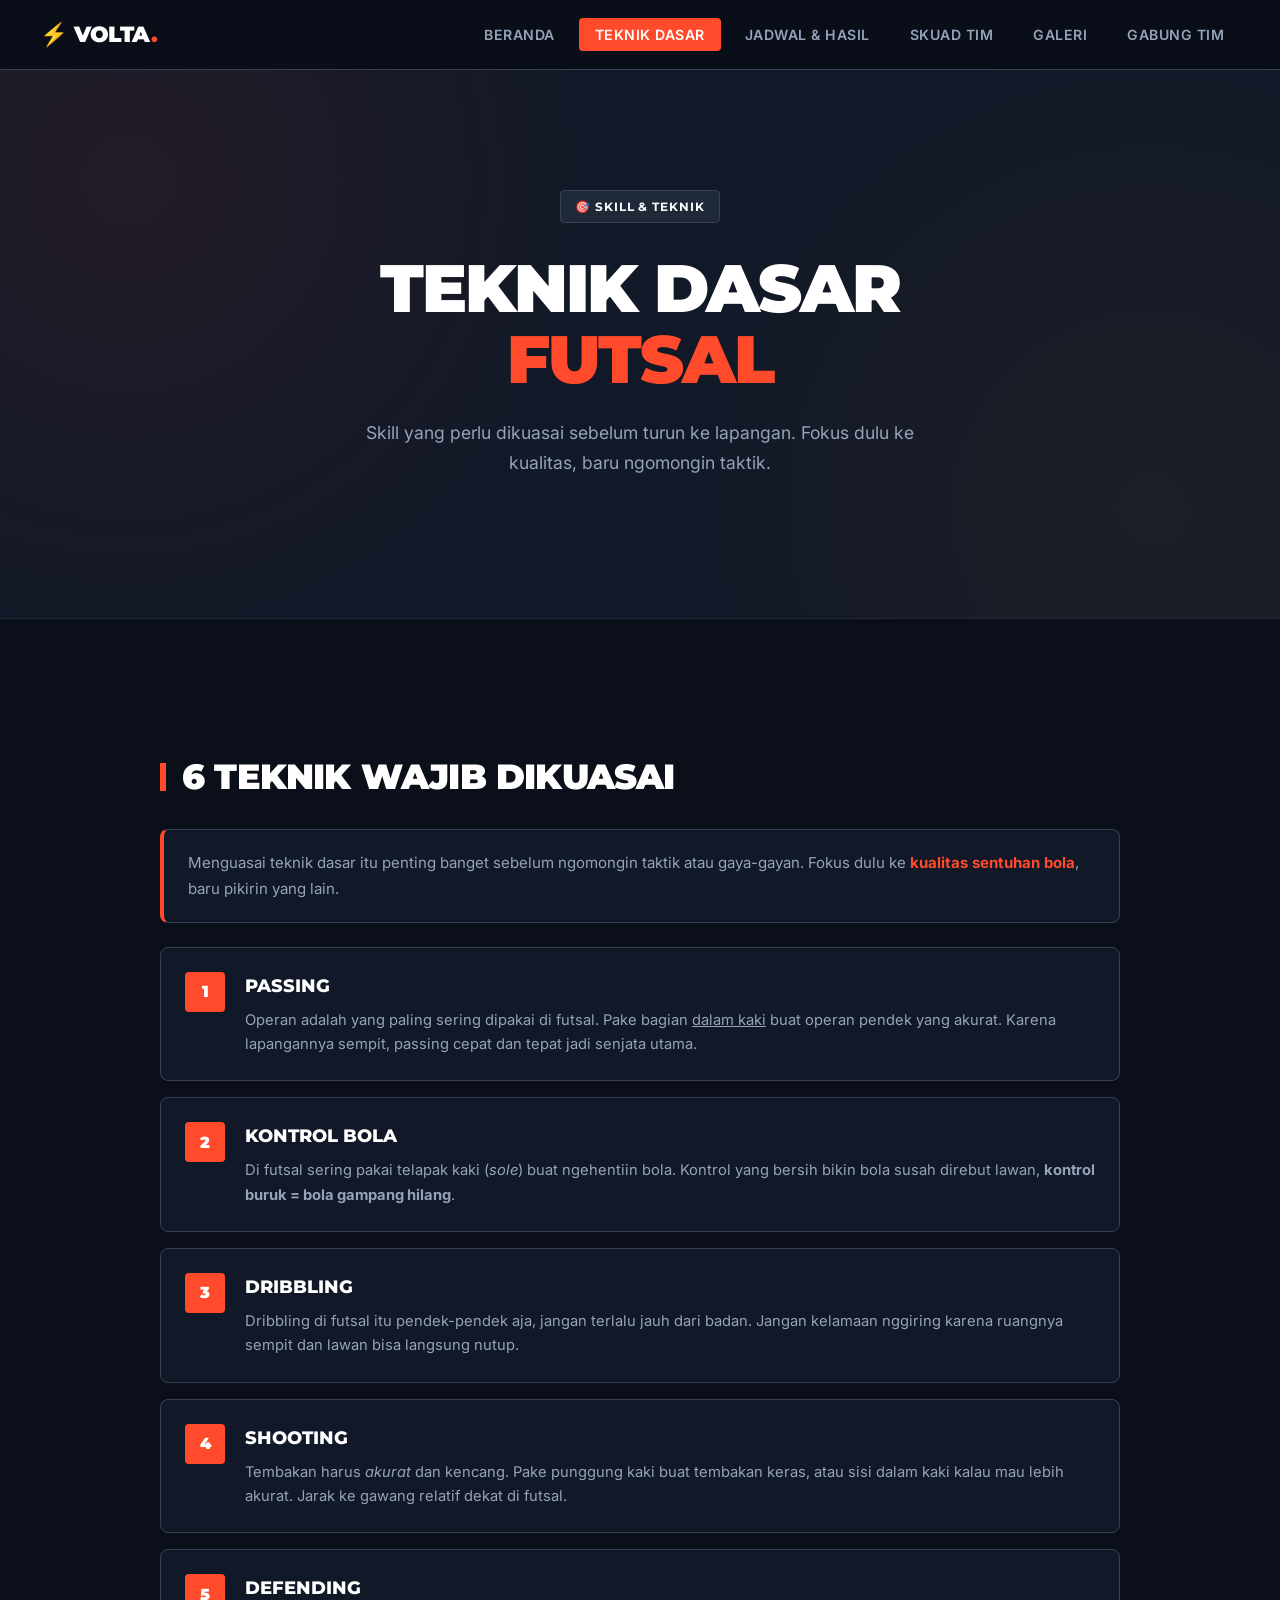
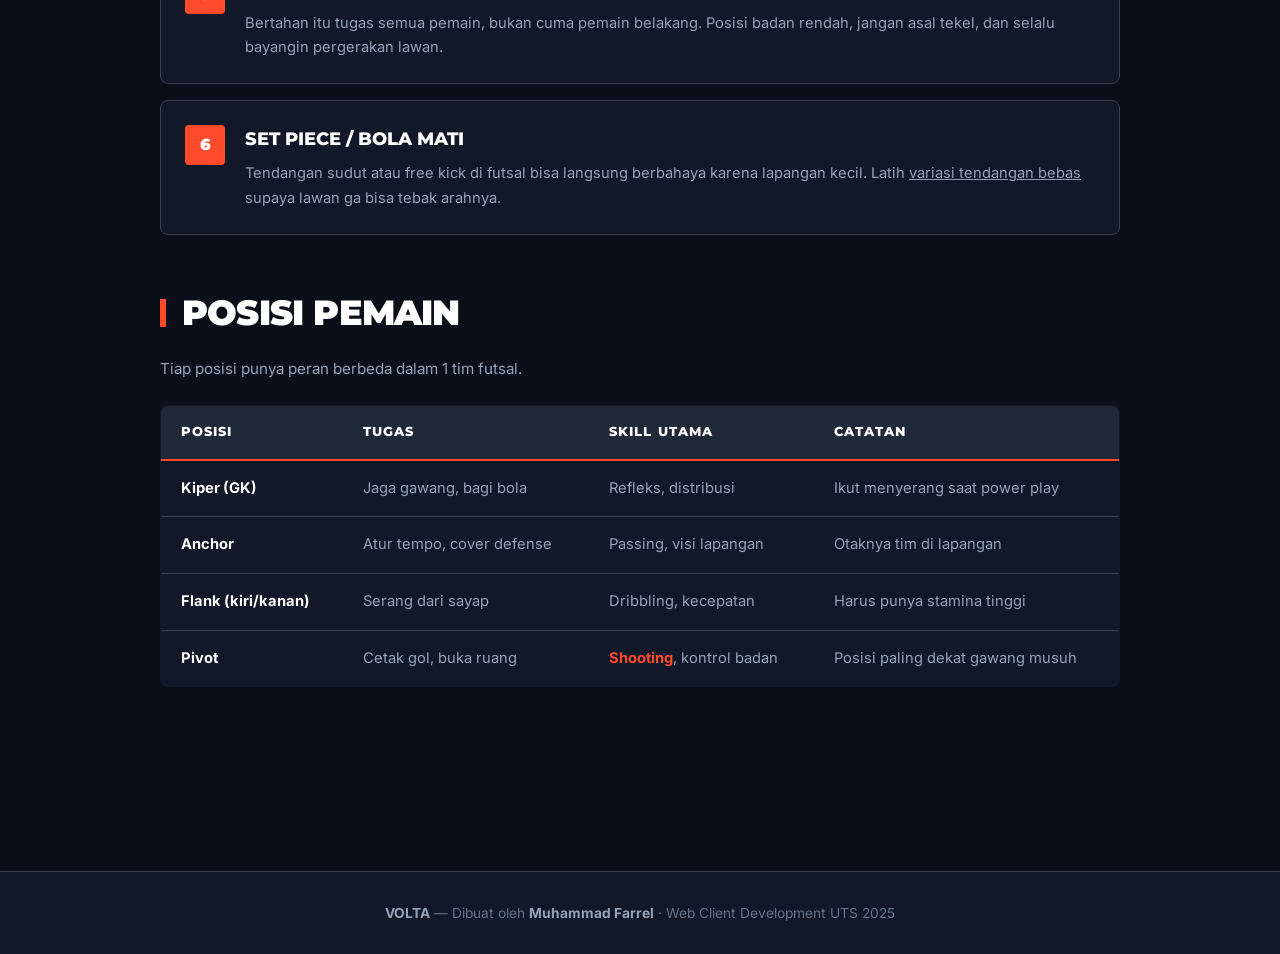
<file: teknik.html>
<!DOCTYPE html>
<html lang="id">
<head>
  <meta charset="UTF-8" />
  <meta name="viewport" content="width=device-width, initial-scale=1.0" />
  <title>VOLTA — Teknik Dasar Futsal</title>
  <meta name="description" content="Pelajari teknik dasar futsal bersama VOLTA: passing, kontrol bola, dribbling, shooting, defending, dan set piece.">
  <link rel="stylesheet" href="style.css" />
</head>
<body>

  <nav>
    <a href="index.html" class="nav-brand">⚡ VOLTA</a>
    <ul class="nav-links">
      <li><a href="index.html">Beranda</a></li>
      <li><a href="teknik.html" class="active">Teknik Dasar</a></li>
      <li><a href="jadwal.html">Jadwal & Hasil</a></li>
      <li><a href="skuad.html">Skuad Tim</a></li>
      <li><a href="galeri.html">Galeri</a></li>
      <li><a href="daftar.html">Gabung Tim</a></li>
    </ul>
  </nav>

  <div class="hero">
    <div class="hero-inner">
      <div class="hero-badge">🎯 Skill & Teknik</div>
      <h1>Teknik Dasar<br><span class="gradient-text">Futsal</span></h1>
      <p>Skill yang perlu dikuasai sebelum turun ke lapangan. Fokus dulu ke kualitas, baru ngomongin taktik.</p>
    </div>
  </div>

  <div class="section">

    <h2 class="reveal">6 Teknik Wajib Dikuasai</h2>

    <div class="info-box reveal">
      Menguasai teknik dasar itu penting banget sebelum ngomongin taktik atau gaya-gayan.
      Fokus dulu ke <span class="highlight">kualitas sentuhan bola</span>, baru pikirin yang lain.
    </div>

    <div class="teknik-list reveal-stagger">

      <div class="teknik-item">
        <div class="teknik-number">1</div>
        <div class="teknik-content">
          <h3>Passing</h3>
          <p>
            Operan adalah yang paling sering dipakai di futsal. Pake bagian <u>dalam kaki</u> buat operan pendek yang akurat.
            Karena lapangannya sempit, passing cepat dan tepat jadi senjata utama.
          </p>
        </div>
      </div>

      <div class="teknik-item">
        <div class="teknik-number">2</div>
        <div class="teknik-content">
          <h3>Kontrol Bola</h3>
          <p>
            Di futsal sering pakai telapak kaki (<em>sole</em>) buat ngehentiin bola.
            Kontrol yang bersih bikin bola susah direbut lawan, <b>kontrol buruk = bola gampang hilang</b>.
          </p>
        </div>
      </div>

      <div class="teknik-item">
        <div class="teknik-number">3</div>
        <div class="teknik-content">
          <h3>Dribbling</h3>
          <p>
            Dribbling di futsal itu pendek-pendek aja, jangan terlalu jauh dari badan.
            Jangan kelamaan nggiring karena ruangnya sempit dan lawan bisa langsung nutup.
          </p>
        </div>
      </div>

      <div class="teknik-item">
        <div class="teknik-number">4</div>
        <div class="teknik-content">
          <h3>Shooting</h3>
          <p>
            Tembakan harus <em>akurat</em> dan kencang. Pake punggung kaki buat tembakan keras,
            atau sisi dalam kaki kalau mau lebih akurat. Jarak ke gawang relatif dekat di futsal.
          </p>
        </div>
      </div>

      <div class="teknik-item">
        <div class="teknik-number">5</div>
        <div class="teknik-content">
          <h3>Defending</h3>
          <p>
            Bertahan itu tugas semua pemain, bukan cuma pemain belakang.
            Posisi badan rendah, jangan asal tekel, dan selalu bayangin pergerakan lawan.
          </p>
        </div>
      </div>

      <div class="teknik-item">
        <div class="teknik-number">6</div>
        <div class="teknik-content">
          <h3>Set Piece / Bola Mati</h3>
          <p>
            Tendangan sudut atau free kick di futsal bisa langsung berbahaya karena lapangan kecil.
            Latih <u>variasi tendangan bebas</u> supaya lawan ga bisa tebak arahnya.
          </p>
        </div>
      </div>

    </div>

    <h2 class="reveal">Posisi Pemain</h2>
    <p class="form-intro reveal">Tiap posisi punya peran berbeda dalam 1 tim futsal.</p>

    <table class="reveal">
      <thead>
        <tr>
          <th>Posisi</th>
          <th>Tugas</th>
          <th>Skill Utama</th>
          <th>Catatan</th>
        </tr>
      </thead>
      <tbody>
        <tr>
          <td><strong>Kiper (GK)</strong></td>
          <td>Jaga gawang, bagi bola</td>
          <td>Refleks, distribusi</td>
          <td>Ikut menyerang saat power play</td>
        </tr>
        <tr>
          <td><strong>Anchor</strong></td>
          <td>Atur tempo, cover defense</td>
          <td>Passing, visi lapangan</td>
          <td>Otaknya tim di lapangan</td>
        </tr>
        <tr>
          <td><strong>Flank (kiri/kanan)</strong></td>
          <td>Serang dari sayap</td>
          <td>Dribbling, kecepatan</td>
          <td>Harus punya stamina tinggi</td>
        </tr>
        <tr>
          <td><strong>Pivot</strong></td>
          <td>Cetak gol, buka ruang</td>
          <td><span class="highlight">Shooting</span>, kontrol badan</td>
          <td>Posisi paling dekat gawang musuh</td>
        </tr>
      </tbody>
    </table>

  </div>

  <footer>
    <p><strong>VOLTA</strong> &mdash; Dibuat oleh <strong>Muhammad Farrel</strong> · Web Client Development UTS 2025</p>
  </footer>

  <script>
    const observer = new IntersectionObserver((entries) => {
      entries.forEach(e => {
        if (e.isIntersecting) {
          e.target.classList.add('visible');
          observer.unobserve(e.target);
        }
      });
    }, { threshold: 0.1 });

    document.querySelectorAll('.reveal, .reveal-stagger').forEach(el => observer.observe(el));
  </script>

</body>
</html>
</file>
<file: style.css>
/* ============================================================
   VOLTA FC — style.css (Athletic Editorial Redesign)
   ============================================================ */

@import url('https://fonts.googleapis.com/css2?family=Inter:wght@400;500;600;700&family=Montserrat:ital,wght@0,700;0,800;0,900;1,700;1,800&display=swap');

/* ============================================================
   CSS VARIABLES (Sports-Club Athletic Brand Theme)
   ============================================================ */
:root {
  /* Core Slate Colors */
  --bg-primary:    #0b0f19; /* Deep charcoal navy */
  --bg-secondary:  #111827; /* Rich dark gray */
  --bg-tertiary:   #1f2937; /* Lighter surface gray */
  --surface:       #1e293b; /* Card background */
  --surface-hover: #334155; /* Card hover background */
  
  /* Brand Accents */
  --primary:       #ff4b2b; /* Vibrant Sport Red-Orange */
  --primary-hover: #ff3b17; /* Bright hover orange-red */
  --accent:        #f59e0b; /* Athletic Gold */
  
  /* Borders */
  --border:        #1f2937;
  --border-light:  #374151;
  --border-active: #4b5563;

  /* Typography */
  --text-main:     #f8fafc;
  --text-muted:    #94a3b8;
  --text-dark:     #64748b;
  --white:         #ffffff;

  /* Premium Crisp Shadow */
  --shadow-sm:     0 1px 3px rgba(0,0,0,0.12), 0 1px 2px rgba(0,0,0,0.24);
  --shadow-md:     0 4px 6px -1px rgba(0,0,0,0.3), 0 2px 4px -1px rgba(0,0,0,0.2);
  --shadow-lg:     0 10px 15px -3px rgba(0,0,0,0.4), 0 4px 6px -2px rgba(0,0,0,0.3);

  /* Radius */
  --radius-sm:     4px;
  --radius:        8px;
  --radius-lg:     16px;
}

/* ============================================================
   RESET & BASE (Clean & Standard)
   ============================================================ */
*, *::before, *::after {
  box-sizing: border-box;
  margin: 0;
  padding: 0;
}

html {
  scroll-behavior: smooth;
}

body {
  font-family: 'Inter', sans-serif;
  background-color: var(--bg-primary);
  color: var(--text-main);
  line-height: 1.6;
  font-size: 15px;
  -webkit-font-smoothing: antialiased;
  overflow-x: hidden;
}

/* Section Anchor scroll offset */
.section-anchor {
  display: block;
  height: 85px;
  margin-top: -85px;
  visibility: hidden;
  pointer-events: none;
}

/* Scrollbar styling */
::-webkit-scrollbar {
  width: 8px;
}
::-webkit-scrollbar-track {
  background: var(--bg-primary);
}
::-webkit-scrollbar-thumb {
  background: var(--bg-tertiary);
  border-radius: 4px;
}
::-webkit-scrollbar-thumb:hover {
  background: var(--primary);
}

/* ============================================================
   NAVBAR (Clean modern sticky header)
   ============================================================ */
nav {
  position: sticky;
  top: 0;
  z-index: 100;
  background: rgba(11, 15, 25, 0.95);
  backdrop-filter: blur(12px);
  -webkit-backdrop-filter: blur(12px);
  border-bottom: 1px solid var(--border-light);
  padding: 0 40px;
  display: flex;
  align-items: center;
  justify-content: space-between;
  height: 70px;
}

.nav-brand {
  color: var(--white);
  text-decoration: none;
  font-family: 'Montserrat', sans-serif;
  font-size: 1.4rem;
  font-weight: 900;
  letter-spacing: -0.5px;
  text-transform: uppercase;
  transition: color 0.2s ease;
  position: relative;
}

.nav-brand::after {
  content: '.';
  color: var(--primary);
}

.nav-brand:hover {
  color: var(--primary);
}

.nav-links {
  list-style: none;
  display: flex;
  gap: 8px;
}

.nav-links li a {
  color: var(--text-muted);
  text-decoration: none;
  padding: 8px 16px;
  border-radius: var(--radius-sm);
  font-size: 0.88rem;
  font-weight: 600;
  text-transform: uppercase;
  letter-spacing: 0.5px;
  transition: all 0.2s ease;
}

.nav-links li a:hover {
  color: var(--white);
  background-color: var(--bg-tertiary);
}

.nav-links li a.active {
  color: var(--white);
  background-color: var(--primary);
}

/* ============================================================
   HERO (Athletic Bold Banner - No Cyberpunk glows)
   ============================================================ */
.hero {
  position: relative;
  padding: 120px 40px 100px;
  text-align: center;
  background-color: var(--bg-secondary);
  border-bottom: 1px solid var(--border);
  overflow: hidden;
}

/* Styled grid overlay for athletic look */
.hero::before {
  content: '';
  position: absolute;
  inset: 0;
  background-image: 
    radial-gradient(circle at 10% 20%, rgba(255, 75, 43, 0.08) 0%, transparent 40%),
    radial-gradient(circle at 90% 80%, rgba(245, 158, 11, 0.05) 0%, transparent 40%);
  pointer-events: none;
}

.hero-inner {
  position: relative;
  z-index: 2;
  max-width: 800px;
  margin: 0 auto;
}

.hero-badge {
  display: inline-flex;
  align-items: center;
  gap: 8px;
  background: var(--bg-tertiary);
  color: var(--text-main);
  border: 1px solid var(--border-light);
  border-radius: var(--radius-sm);
  padding: 6px 14px;
  font-size: 0.75rem;
  font-weight: 700;
  font-family: 'Montserrat', sans-serif;
  letter-spacing: 0.08em;
  text-transform: uppercase;
  margin-bottom: 30px;
}

.hero h1 {
  font-family: 'Montserrat', sans-serif;
  font-size: clamp(2.4rem, 6vw, 4.2rem);
  font-weight: 900;
  line-height: 1.05;
  color: var(--white);
  letter-spacing: -2px;
  text-transform: uppercase;
  margin-bottom: 24px;
}

.hero h1 .gradient-text {
  color: var(--primary);
  background: none;
  -webkit-text-fill-color: initial;
}

.hero p {
  font-size: 1.1rem;
  color: var(--text-muted);
  margin-bottom: 40px;
  max-width: 600px;
  margin-left: auto;
  margin-right: auto;
  line-height: 1.7;
}

.hero-actions {
  display: flex;
  gap: 16px;
  justify-content: center;
  flex-wrap: wrap;
}

/* ============================================================
   BUTTONS
   ============================================================ */
.btn {
  display: inline-flex;
  align-items: center;
  justify-content: center;
  background-color: var(--primary);
  color: var(--white);
  padding: 14px 32px;
  border-radius: var(--radius-sm);
  text-decoration: none;
  font-weight: 700;
  font-size: 0.9rem;
  text-transform: uppercase;
  letter-spacing: 0.5px;
  transition: background-color 0.2s ease, transform 0.2s ease;
  border: none;
  cursor: pointer;
  font-family: 'Montserrat', sans-serif;
}

.btn:hover {
  background-color: var(--primary-hover);
  transform: translateY(-2px);
}

.btn:active {
  transform: translateY(0);
}

.btn-ghost {
  display: inline-flex;
  align-items: center;
  justify-content: center;
  background-color: transparent;
  color: var(--white);
  padding: 14px 32px;
  border-radius: var(--radius-sm);
  text-decoration: none;
  font-weight: 700;
  font-size: 0.9rem;
  text-transform: uppercase;
  letter-spacing: 0.5px;
  border: 2px solid var(--border-light);
  transition: all 0.2s ease;
  font-family: 'Montserrat', sans-serif;
}

.btn-ghost:hover {
  background-color: var(--border-light);
  border-color: var(--white);
  transform: translateY(-2px);
}

/* ============================================================
   SECTION BASE
   ============================================================ */
.section {
  max-width: 1040px;
  margin: 0 auto;
  padding: 80px 40px;
}

/* Section headings: Elegant Sporty Layout */
h2 {
  font-family: 'Montserrat', sans-serif;
  font-size: clamp(1.6rem, 3.5vw, 2.2rem);
  font-weight: 900;
  color: var(--white);
  margin-top: 50px;
  margin-bottom: 24px;
  letter-spacing: -0.8px;
  text-transform: uppercase;
  display: flex;
  align-items: center;
  gap: 16px;
}

h2::before {
  content: '';
  display: inline-block;
  width: 6px;
  height: 28px;
  background-color: var(--primary);
}

/* ============================================================
   INFO BOX (Standard clean content blocks)
   ============================================================ */
.info-box {
  background-color: var(--bg-secondary);
  border: 1px solid var(--border-light);
  border-left: 4px solid var(--primary);
  padding: 20px 24px;
  margin: 20px 0;
  border-radius: var(--radius);
  font-size: 0.94rem;
  line-height: 1.7;
  color: var(--text-muted);
}

.info-box strong {
  color: var(--white);
}

.info-box .highlight {
  color: var(--primary);
  font-weight: 700;
}

/* ============================================================
   CARDS (Numbered sports stats grids - No neon glow)
   ============================================================ */
.card-grid {
  display: grid;
  grid-template-columns: repeat(auto-fit, minmax(220px, 1fr));
  gap: 20px;
  margin: 30px 0;
}

.card {
  background-color: var(--bg-secondary);
  border: 1px solid var(--border-light);
  border-radius: var(--radius);
  padding: 30px 24px;
  transition: all 0.2s ease;
  position: relative;
}

.card:hover {
  border-color: var(--primary);
  background-color: var(--bg-tertiary);
  transform: translateY(-4px);
}

.card-badge-num {
  font-family: 'Montserrat', sans-serif;
  font-size: 2.2rem;
  font-weight: 900;
  line-height: 1;
  color: rgba(255, 75, 43, 0.2);
  margin-bottom: 12px;
  transition: color 0.2s ease;
}

.card:hover .card-badge-num {
  color: rgba(255, 75, 43, 0.8);
}

.card h3 {
  margin: 0 0 10px;
  font-size: 1.15rem;
  font-weight: 800;
  font-family: 'Montserrat', sans-serif;
  text-transform: uppercase;
  color: var(--white);
}

.card p {
  margin: 0;
  font-size: 0.9rem;
  color: var(--text-muted);
  line-height: 1.6;
}

/* ============================================================
   TEKNIK LIST (Detailed training list items)
   ============================================================ */
.teknik-list {
  margin: 24px 0;
}

.teknik-item {
  background-color: var(--bg-secondary);
  border: 1px solid var(--border-light);
  border-radius: var(--radius);
  padding: 24px;
  margin-bottom: 16px;
  display: flex;
  gap: 20px;
  align-items: flex-start;
  transition: all 0.2s ease;
}

.teknik-item:hover {
  background-color: var(--bg-tertiary);
  border-color: var(--primary);
  transform: translateX(4px);
}

.teknik-number {
  color: var(--white);
  font-weight: 900;
  font-size: 1rem;
  width: 40px;
  height: 40px;
  border-radius: var(--radius-sm);
  display: flex;
  align-items: center;
  justify-content: center;
  flex-shrink: 0;
  background-color: var(--primary);
  font-family: 'Montserrat', sans-serif;
}

.teknik-content h3 {
  margin: 0 0 8px;
  font-size: 1.1rem;
  font-weight: 800;
  font-family: 'Montserrat', sans-serif;
  text-transform: uppercase;
  color: var(--white);
}

.teknik-content p {
  margin: 0;
  font-size: 0.92rem;
  color: var(--text-muted);
  line-height: 1.65;
}

/* ============================================================
   TABLE (Solid collegiate layout)
   ============================================================ */
.table-wrapper {
  overflow-x: auto;
  border-radius: var(--radius);
  border: 1px solid var(--border-light);
  margin: 20px 0;
  background-color: var(--bg-secondary);
}
.table-wrapper table {
  margin: 0;
  border: none;
  border-radius: 0;
  box-shadow: none;
}
table {
  width: 100%;
  border-collapse: collapse;
  background-color: var(--bg-secondary);
  font-size: 0.92rem;
  border-radius: var(--radius);
  overflow: hidden;
  border: 1px solid var(--border-light);
  margin: 24px 0;
}

th, td {
  padding: 16px 20px;
  text-align: left;
  border-bottom: 1px solid var(--border-light);
}

th {
  background-color: var(--bg-tertiary);
  color: var(--white);
  font-family: 'Montserrat', sans-serif;
  font-size: 0.8rem;
  font-weight: 800;
  text-transform: uppercase;
  letter-spacing: 0.08em;
  border-bottom: 2px solid var(--primary);
}

tbody tr:last-child td {
  border-bottom: none;
}

tbody tr {
  transition: background-color 0.15s ease;
}

tbody tr:hover {
  background-color: rgba(255, 75, 43, 0.04);
}

td {
  color: var(--text-muted);
}

td strong {
  color: var(--white);
}

/* ============================================================
   BADGES (Clean tags instead of gradients)
   ============================================================ */
.badge {
  display: inline-flex;
  align-items: center;
  padding: 4px 12px;
  border-radius: var(--radius-sm);
  font-family: 'Montserrat', sans-serif;
  font-size: 0.72rem;
  font-weight: 800;
  text-transform: uppercase;
  letter-spacing: 0.05em;
}

.badge-menang {
  background-color: rgba(16, 185, 129, 0.15);
  color: #10b981;
  border: 1px solid rgba(16, 185, 129, 0.25);
}

.badge-seri {
  background-color: rgba(245, 158, 11, 0.15);
  color: #f59e0b;
  border: 1px solid rgba(245, 158, 11, 0.25);
}

.badge-kalah {
  background-color: rgba(239, 68, 68, 0.15);
  color: #ef4444;
  border: 1px solid rgba(239, 68, 68, 0.25);
}

.highlight {
  color: var(--primary);
  font-weight: 700;
}

/* ============================================================
   FOOTER (Clean & minimalistic)
   ============================================================ */
footer {
  background-color: var(--bg-secondary);
  border-top: 1px solid var(--border-light);
  color: var(--text-dark);
  text-align: center;
  padding: 30px 20px;
  font-size: 0.86rem;
  margin-top: 80px;
}

footer strong {
  color: var(--text-muted);
}

/* ============================================================
   FORM — GABUNG TIM (Premium flat theme)
   ============================================================ */
.form-intro {
  color: var(--text-muted);
  font-size: 0.95rem;
  margin-top: -8px;
  margin-bottom: 24px;
}

.form-daftar {
  background-color: var(--bg-secondary);
  border: 1px solid var(--border-light);
  border-radius: var(--radius-lg);
  padding: 40px;
  margin: 30px 0;
}

.form-group {
  margin-bottom: 24px;
  display: flex;
  flex-direction: column;
  gap: 8px;
}

.form-group label {
  font-size: 0.85rem;
  font-weight: 700;
  color: var(--text-main);
  text-transform: uppercase;
  letter-spacing: 0.05em;
  font-family: 'Montserrat', sans-serif;
}

.required-mark {
  color: var(--primary);
  margin-left: 2px;
}

.form-group input,
.form-group select,
.form-group textarea {
  padding: 14px 18px;
  background-color: var(--bg-primary);
  border: 1px solid var(--border-light);
  border-radius: var(--radius-sm);
  font-size: 0.95rem;
  font-family: 'Inter', sans-serif;
  color: var(--text-main);
  outline: none;
  transition: border-color 0.2s ease, background-color 0.2s ease;
  -webkit-appearance: none;
  appearance: none;
}

.form-group select {
  background-image: url("data:image/svg+xml,%3Csvg xmlns='http://www.w3.org/2000/svg' width='12' height='12' viewBox='0 0 12 12'%3E%3Cpath fill='%2394a3b8' d='M6 8L1 3h10z'/%3E%3C/svg%3E");
  background-repeat: no-repeat;
  background-position: right 18px center;
  padding-right: 45px;
}

.form-group input::placeholder,
.form-group textarea::placeholder {
  color: var(--text-dark);
  font-style: normal;
}

.form-group input:focus,
.form-group select:focus,
.form-group textarea:focus {
  border-color: var(--primary);
  background-color: var(--bg-tertiary);
}

.form-group textarea {
  resize: vertical;
  min-height: 120px;
}

/* Error validation styling */
.input-error {
  border-color: #ef4444 !important;
  background-color: rgba(239, 68, 68, 0.04) !important;
}

.error-msg {
  font-size: 0.8rem;
  color: #f87171;
  min-height: 20px;
  display: flex;
  align-items: center;
  gap: 6px;
}

.form-actions {
  display: flex;
  gap: 12px;
  flex-wrap: wrap;
  margin-top: 16px;
  padding-top: 24px;
  border-top: 1px solid var(--border-light);
}

.btn-form {
  display: inline-flex;
  align-items: center;
  justify-content: center;
  padding: 14px 32px;
  border: none;
  border-radius: var(--radius-sm);
  font-size: 0.9rem;
  font-weight: 700;
  cursor: pointer;
  background-color: var(--primary);
  color: var(--white);
  font-family: 'Montserrat', sans-serif;
  text-transform: uppercase;
  letter-spacing: 0.5px;
  transition: background-color 0.2s ease, transform 0.2s ease;
}

.btn-form:hover {
  background-color: var(--primary-hover);
  transform: translateY(-2px);
}

.btn-form-secondary {
  background-color: transparent;
  color: var(--text-muted);
  border: 1px solid var(--border-light);
}

.btn-form-secondary:hover {
  background-color: var(--bg-tertiary);
  color: var(--white);
}

.btn-form-danger {
  background-color: rgba(239, 68, 68, 0.1);
  color: #f87171;
  border: 1px solid rgba(239, 68, 68, 0.2);
}

.btn-form-danger:hover {
  background-color: rgba(239, 68, 68, 0.2);
  color: var(--white);
}

/* Success notification card */
.sukses-box {
  background-color: rgba(16, 185, 129, 0.08);
  border: 1px solid rgba(16, 185, 129, 0.2);
  border-left: 4px solid #10b981;
  padding: 20px 24px;
  margin-top: 24px;
  border-radius: var(--radius);
  font-size: 0.94rem;
  color: #34d399;
  line-height: 1.7;
}

.sukses-box a {
  color: #6ee7b7;
  font-weight: 700;
  text-decoration: underline;
  text-underline-offset: 3px;
}

#data-tersimpan-wrapper h2 {
  margin-top: 40px;
}

#data-tersimpan-isi {
  line-height: 1.8;
  font-size: 0.95rem;
}

#data-tersimpan-isi strong {
  color: var(--white);
  font-size: 0.8rem;
  text-transform: uppercase;
  letter-spacing: 0.05em;
  font-family: 'Montserrat', sans-serif;
  display: inline-block;
  width: 140px;
}

/* ============================================================
   STATS COMPONENT (dashboard layout)
   ============================================================ */
.stat-number {
  font-family: 'Montserrat', sans-serif;
  font-size: 2.8rem;
  font-weight: 900;
  letter-spacing: -1.5px;
  display: block;
  margin: 8px 0;
  line-height: 1;
}

/* ============================================================
   TAB SYSTEM (Tim & Galeri switcher component)
   ============================================================ */
.tab-nav {
  display: flex;
  gap: 12px;
  margin-bottom: 40px;
  border-bottom: 2px solid var(--border-light);
  padding-bottom: 2px;
}

.tab-btn {
  padding: 12px 24px;
  border: none;
  background: transparent;
  color: var(--text-muted);
  font-family: 'Montserrat', sans-serif;
  font-size: 0.95rem;
  font-weight: 800;
  text-transform: uppercase;
  letter-spacing: 0.5px;
  cursor: pointer;
  transition: all 0.2s ease;
  position: relative;
}

.tab-btn::after {
  content: '';
  position: absolute;
  bottom: -4px;
  left: 0;
  right: 0;
  height: 4px;
  background-color: var(--primary);
  transform: scaleX(0);
  transition: transform 0.2s ease;
}

.tab-btn.active {
  color: var(--white);
}

.tab-btn.active::after {
  transform: scaleX(1);
}

.tab-btn:not(.active):hover {
  color: var(--white);
}

.tab-panel {
  display: none;
}

.tab-panel.active {
  display: block;
}

/* ============================================================
   SQUAD SECTION & LISTS
   ============================================================ */
.squad-section {
  margin-top: 40px;
}

.squad-title {
  font-family: 'Montserrat', sans-serif;
  font-size: 1.4rem;
  font-weight: 800;
  color: var(--white);
  margin-bottom: 20px;
  padding-bottom: 10px;
  border-bottom: 1px solid var(--border-light);
  display: flex;
  align-items: center;
  gap: 12px;
  text-transform: uppercase;
}

.squad-title span {
  background-color: var(--primary);
  color: var(--white);
  padding: 4px 10px;
  border-radius: var(--radius-sm);
  font-size: 0.9rem;
}

.player-list {
  display: grid;
  grid-template-columns: repeat(auto-fill, minmax(210px, 1fr));
  gap: 16px;
}

.player-card {
  background-color: var(--bg-secondary);
  border: 1px solid var(--border-light);
  border-radius: var(--radius);
  padding: 16px 20px;
  display: flex;
  align-items: center;
  gap: 16px;
  transition: all 0.2s ease;
}

.player-card:hover {
  background-color: var(--bg-tertiary);
  border-color: var(--primary);
  transform: translateY(-2px);
}

.player-num {
  font-family: 'Montserrat', sans-serif;
  font-size: 1.3rem;
  font-weight: 900;
  color: var(--primary);
  width: 32px;
  text-align: center;
  flex-shrink: 0;
}

.player-info h4 {
  margin: 0 0 2px;
  font-size: 0.95rem;
  font-weight: 700;
  color: var(--white);
}

.player-info p {
  margin: 0;
  font-size: 0.74rem;
  color: var(--text-muted);
  text-transform: uppercase;
  letter-spacing: 0.05em;
  font-weight: 700;
}

/* ============================================================
   GALLERY COMPONENT
   ============================================================ */
.gallery-grid {
  display: grid;
  grid-template-columns: repeat(auto-fill, minmax(280px, 1fr));
  gap: 20px;
  margin-top: 30px;
}

.gallery-item {
  position: relative;
  border-radius: var(--radius);
  overflow: hidden;
  aspect-ratio: 4 / 3;
  border: 1px solid var(--border-light);
  transition: all 0.2s ease;
  cursor: pointer;
  background-color: var(--bg-secondary);
}

.gallery-item:hover {
  transform: translateY(-4px);
  border-color: var(--primary);
  box-shadow: var(--shadow-lg);
}

.gallery-item img {
  width: 100%;
  height: 100%;
  object-fit: cover;
  transition: transform 0.4s ease;
}

.gallery-item:hover img {
  transform: scale(1.05);
}

.gallery-overlay {
  position: absolute;
  inset: 0;
  background: linear-gradient(to top, rgba(11, 15, 25, 0.95) 20%, transparent 80%);
  display: flex;
  flex-direction: column;
  justify-content: flex-end;
  padding: 20px;
  opacity: 0;
  transition: opacity 0.2s ease;
}

.gallery-item:hover .gallery-overlay {
  opacity: 1;
}

.gallery-overlay h3 {
  margin: 0 0 4px;
  color: var(--white);
  font-size: 1rem;
  font-family: 'Montserrat', sans-serif;
  text-transform: uppercase;
}

.gallery-overlay p {
  margin: 0;
  color: var(--accent);
  font-size: 0.8rem;
  font-weight: 600;
}

/* ============================================================
   SECTION DIVIDER
   ============================================================ */
.section-divider {
  border: none;
  border-top: 1px solid var(--border-light);
  margin: 0;
}

/* ============================================================
   RESPONSIVE DESIGN
   ============================================================ */
@media (max-width: 768px) {
  nav {
    padding: 0 20px;
    flex-wrap: wrap;
    height: auto;
    padding-top: 16px;
    padding-bottom: 16px;
    gap: 12px;
    justify-content: center;
  }

  .nav-links {
    gap: 4px;
    flex-wrap: wrap;
    justify-content: center;
  }

  .nav-links li a {
    padding: 6px 12px;
    font-size: 0.8rem;
  }

  .hero {
    padding: 80px 20px 60px;
  }

  .hero h1 {
    letter-spacing: -1px;
  }

  .form-daftar {
    padding: 24px;
  }

  .section {
    padding: 60px 20px;
  }

  .card-grid {
    grid-template-columns: repeat(auto-fit, minmax(180px, 1fr));
  }

  .gallery-grid {
    grid-template-columns: repeat(auto-fill, minmax(220px, 1fr));
  }

  .player-list {
    grid-template-columns: repeat(auto-fill, minmax(170px, 1fr));
    gap: 12px;
  }

  .tab-btn {
    padding: 10px 16px;
    font-size: 0.85rem;
  }
}

@media (max-width: 480px) {
  .hero h1 {
    font-size: 2rem;
  }
  .hero-actions {
    flex-direction: column;
    align-items: stretch;
  }
  .form-actions {
    flex-direction: column;
  }
  .btn-form, .btn-form-secondary, .btn-form-danger {
    width: 100%;
  }

  .tab-nav {
    flex-direction: column;
    gap: 6px;
    border-bottom: none;
  }

  .tab-btn {
    width: 100%;
    text-align: center;
    border: 1px solid var(--border-light);
    border-radius: var(--radius-sm);
  }

  .tab-btn::after {
    display: none;
  }

  .tab-btn.active {
    background-color: var(--primary);
    color: var(--white);
    border-color: var(--primary);
  }

  .player-list {
    grid-template-columns: repeat(auto-fill, minmax(130px, 1fr));
    gap: 10px;
  }

  .player-card {
    padding: 12px 10px;
    gap: 10px;
  }

  .player-num {
    font-size: 1.1rem;
    width: 20px;
  }

  .player-info h4 {
    font-size: 0.8rem;
  }

  .player-info p {
    font-size: 0.65rem;
  }

  .gallery-grid {
    grid-template-columns: 1fr;
  }
}

/* ============================================================
   ANIMATIONS (Scroll Reveal)
   ============================================================ */
.reveal {
  opacity: 0;
  transform: translateY(20px);
  transition: opacity 0.5s ease, transform 0.5s ease;
}

.reveal.visible {
  opacity: 1;
  transform: translateY(0);
}

.reveal-stagger > * {
  opacity: 0;
  transform: translateY(16px);
  transition: all 0.4s ease;
}

.reveal-stagger.visible > * {
  opacity: 1;
  transform: none;
}

.reveal-stagger.visible > *:nth-child(1) { transition-delay: 0.03s; }
.reveal-stagger.visible > *:nth-child(2) { transition-delay: 0.06s; }
.reveal-stagger.visible > *:nth-child(3) { transition-delay: 0.09s; }
.reveal-stagger.visible > *:nth-child(4) { transition-delay: 0.12s; }
.reveal-stagger.visible > *:nth-child(5) { transition-delay: 0.15s; }
.reveal-stagger.visible > *:nth-child(6) { transition-delay: 0.18s; }
.reveal-stagger.visible > *:nth-child(7) { transition-delay: 0.21s; }
.reveal-stagger.visible > *:nth-child(8) { transition-delay: 0.24s; }
.reveal-stagger.visible > *:nth-child(n+9) { transition-delay: 0.27s; }
</file>
